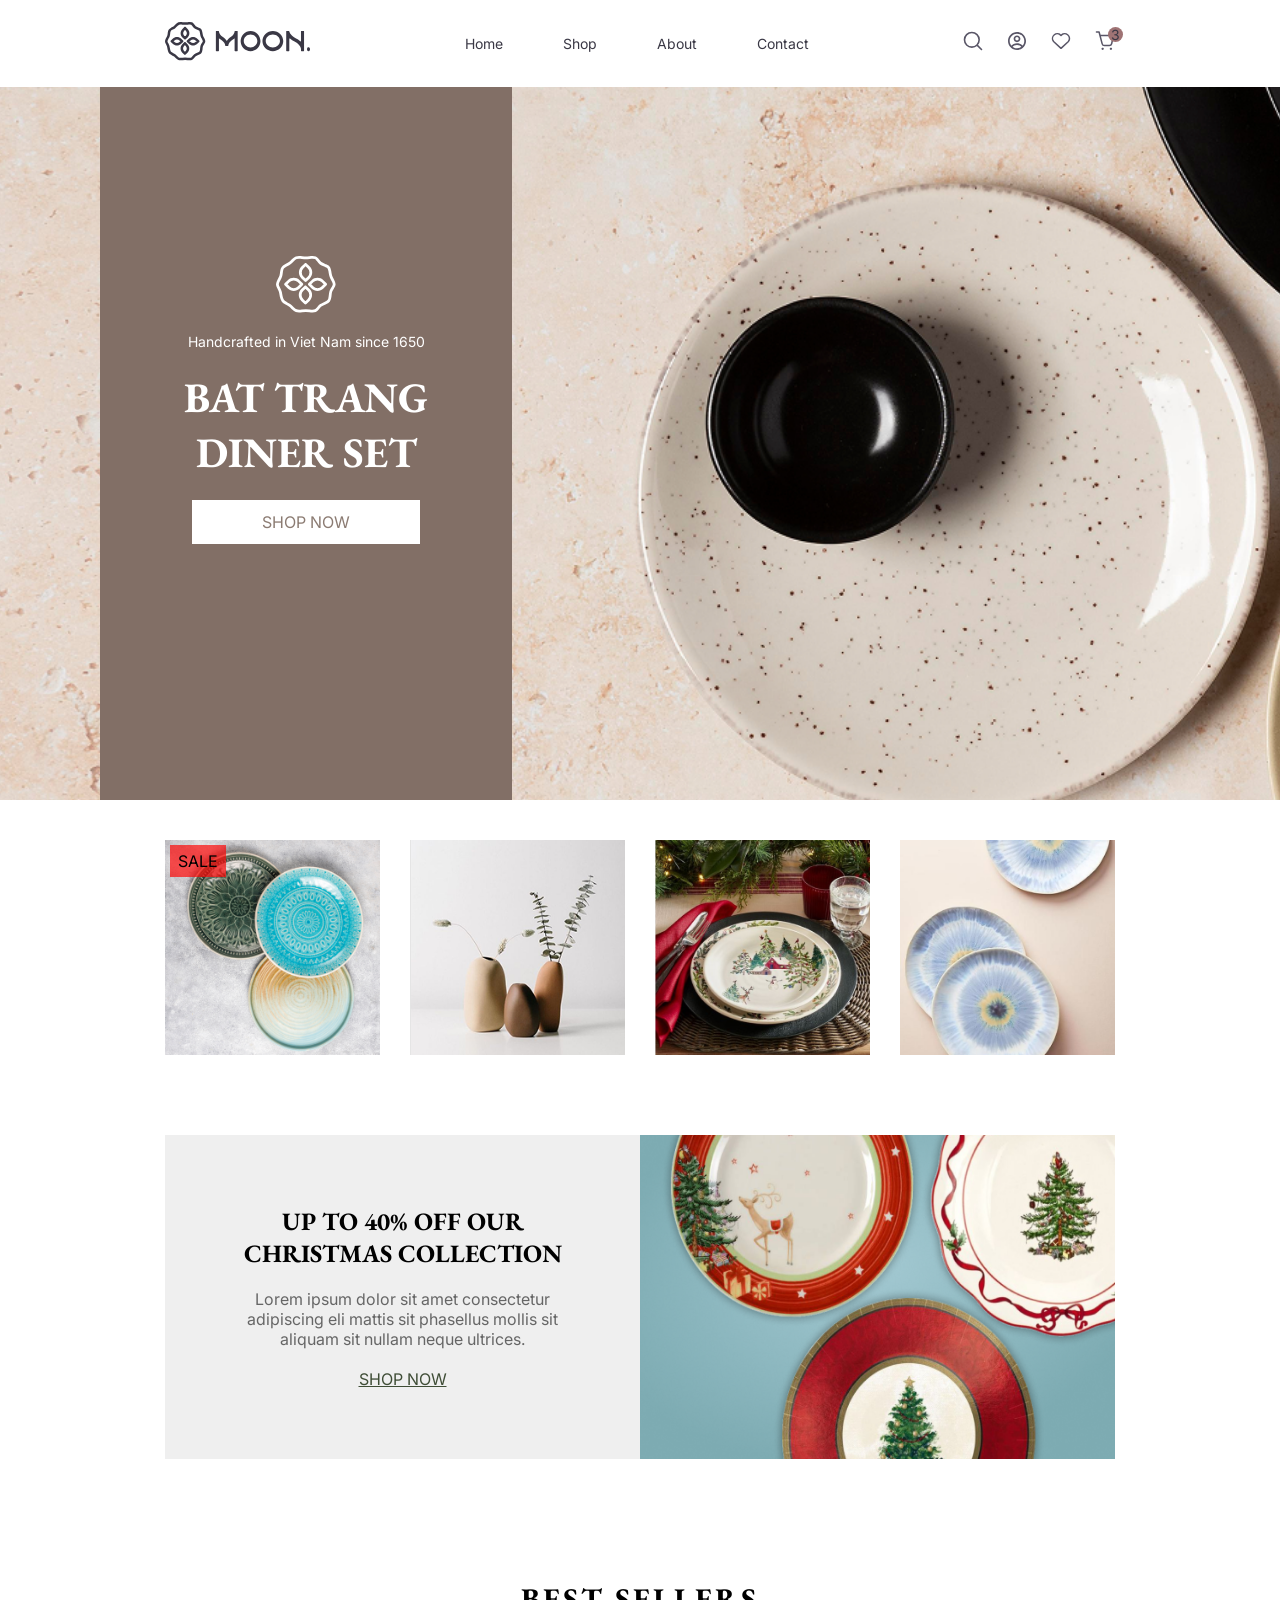
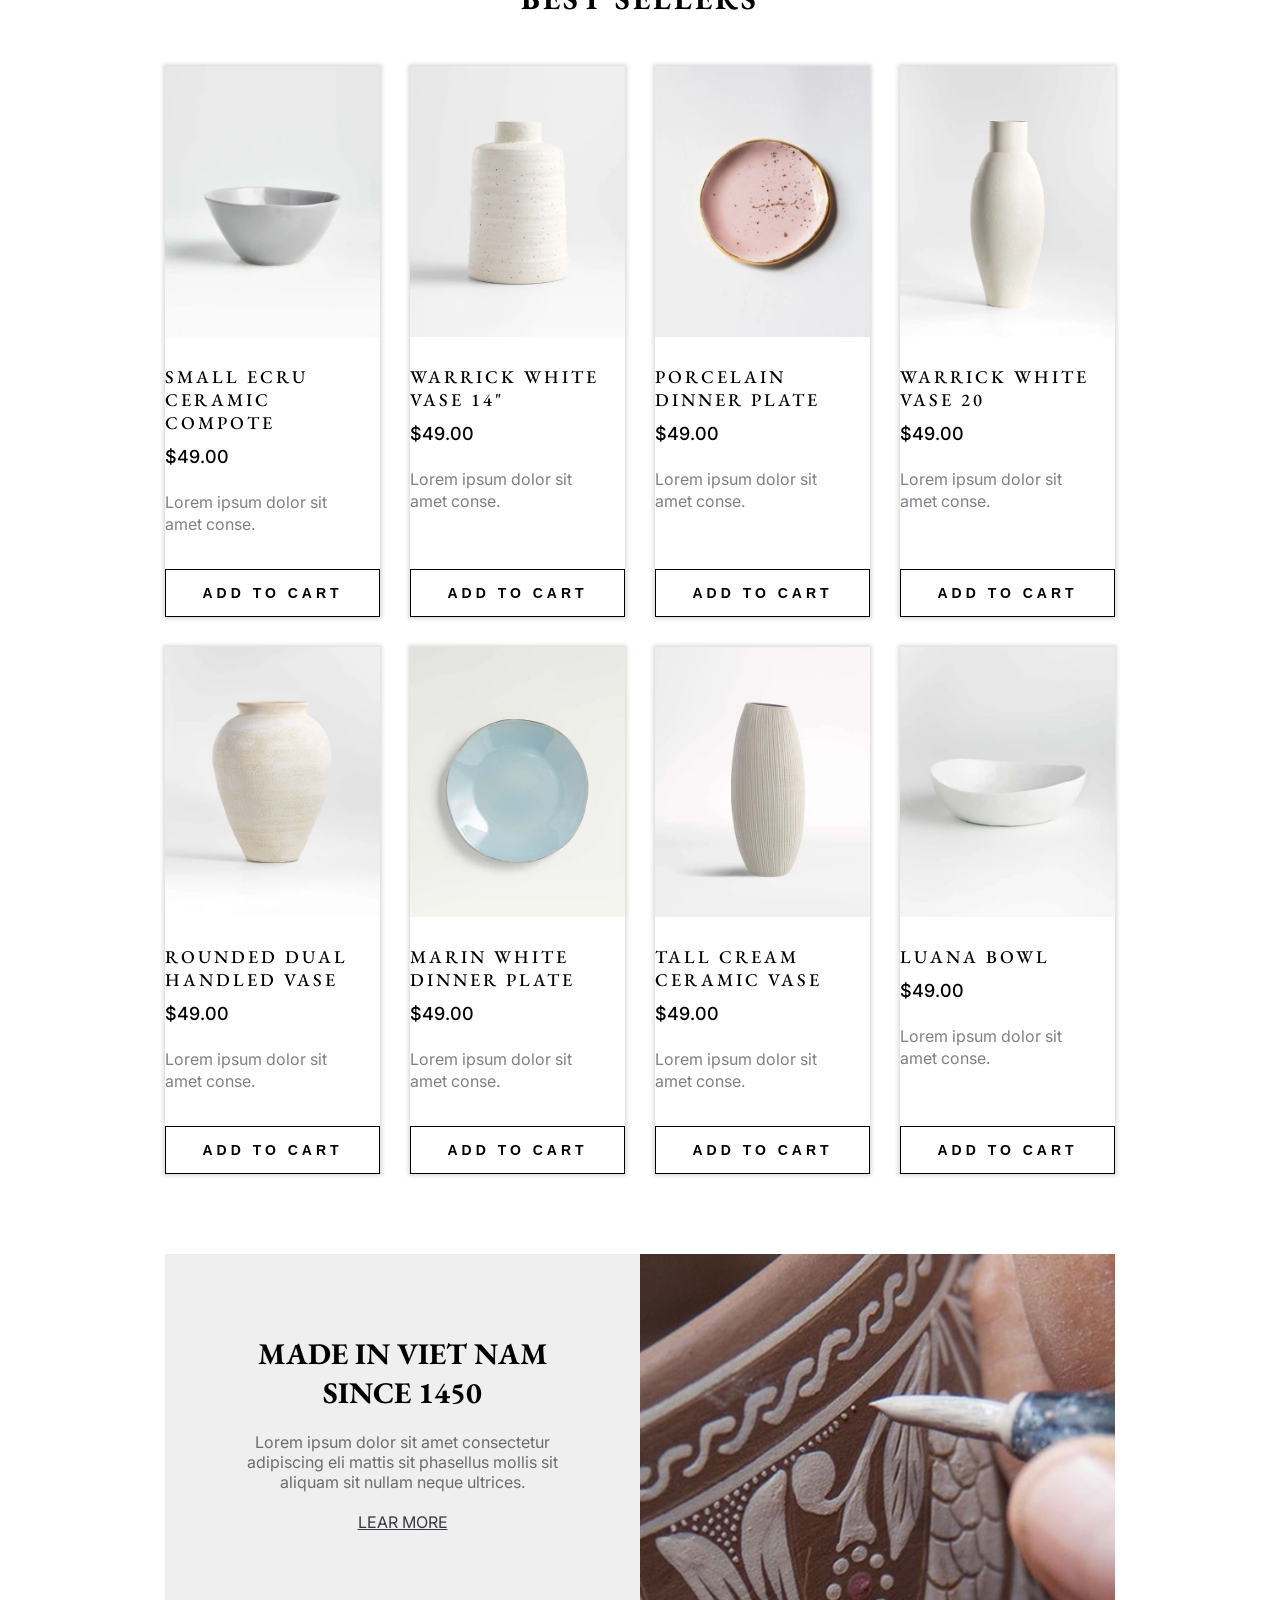
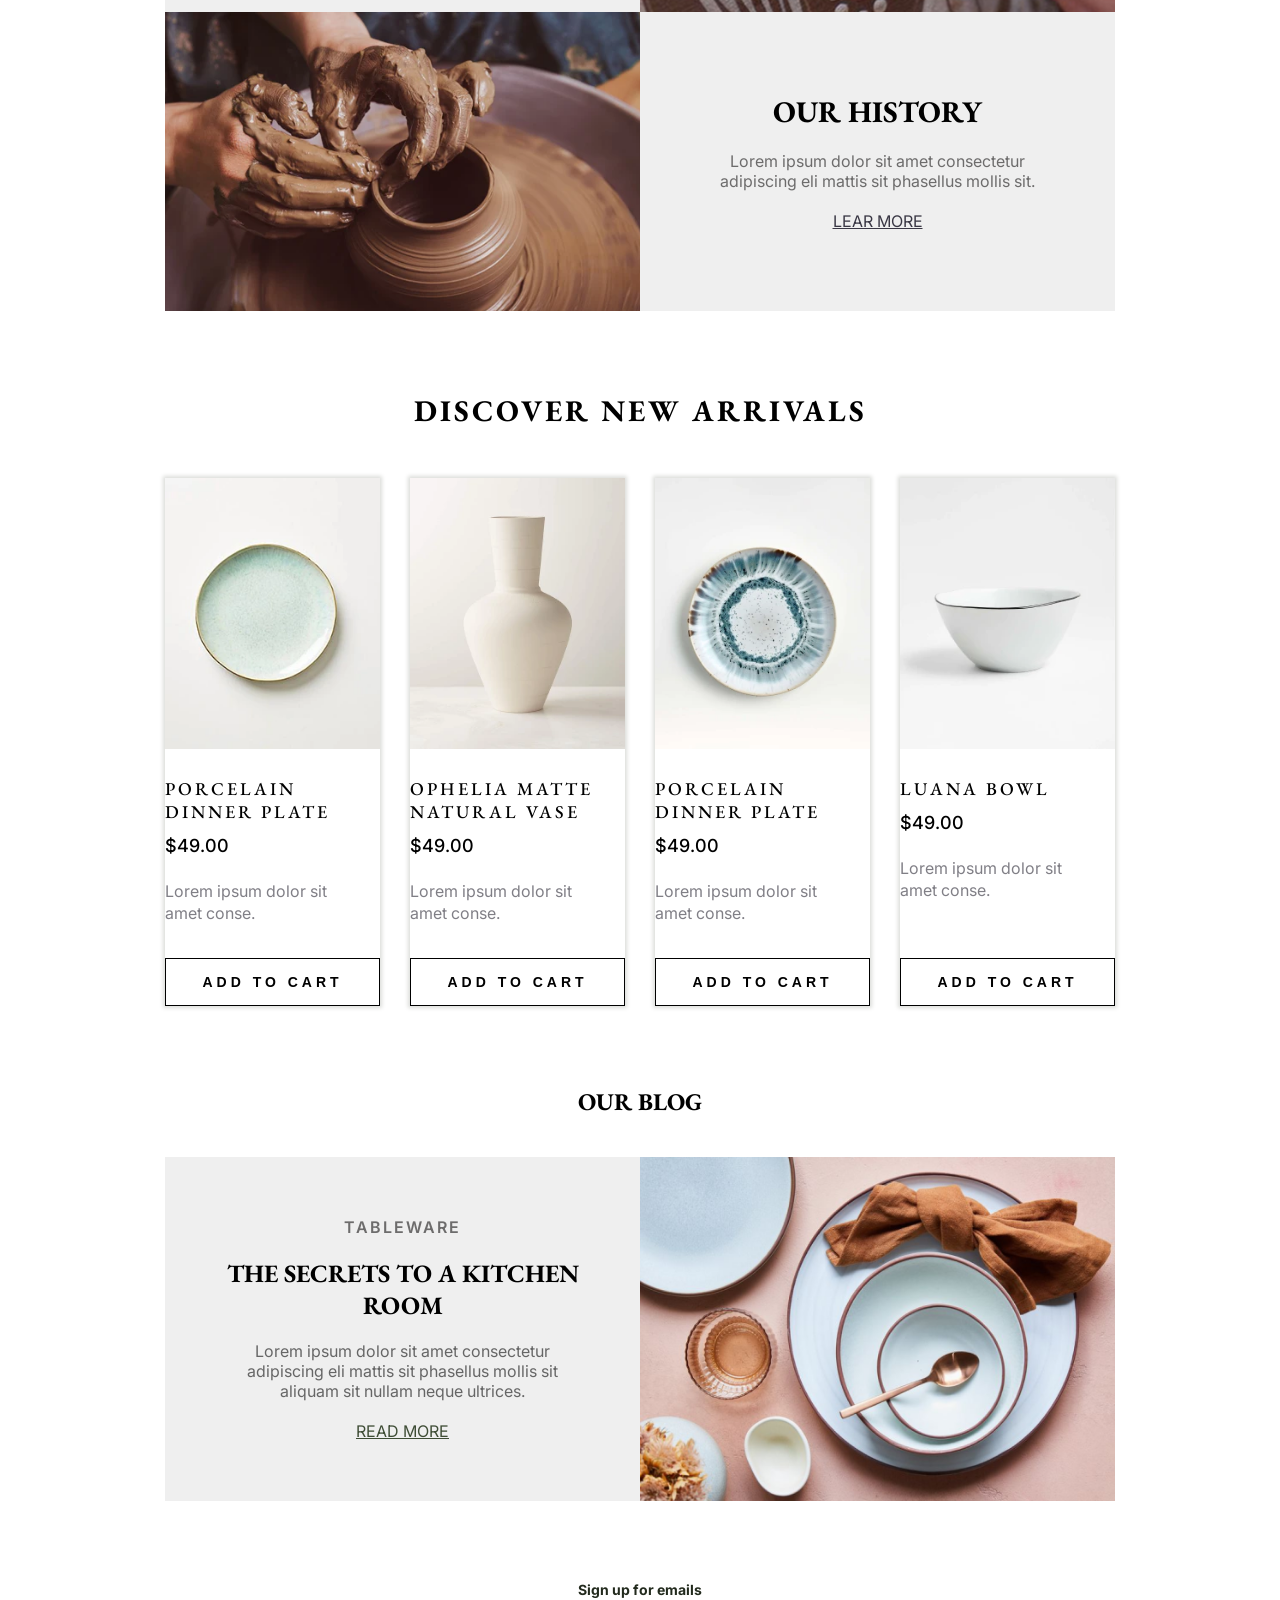
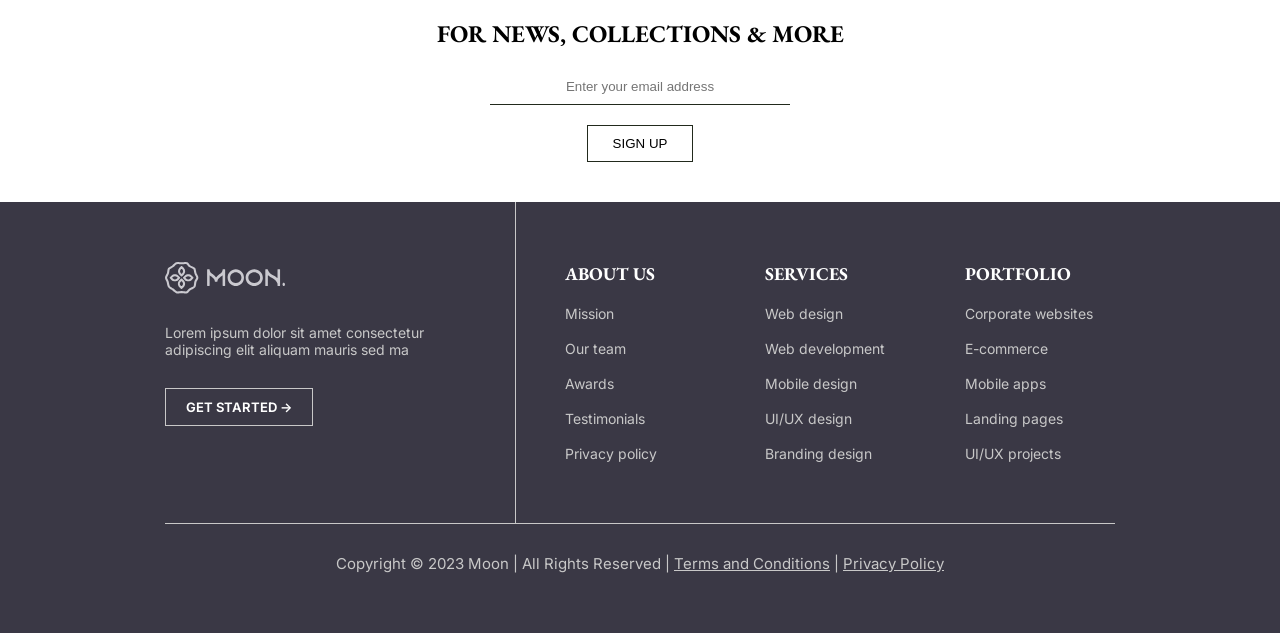
<file: index.html>
<!DOCTYPE html>
<html lang="en">

<head>
    <meta charset="UTF-8">
    <meta name="viewport" content="width=device-width, initial-scale=1.0">
    <title>MOON</title>
    <link rel="preconnect" href="https://fonts.googleapis.com">
    <link rel="preconnect" href="https://fonts.gstatic.com" crossorigin>
    <link
        href="https://fonts.googleapis.com/css2?family=EB+Garamond:ital,wght@0,400..800;1,400..800&family=Inter:ital,opsz,wght@0,14..32,100..900;1,14..32,100..900&display=swap"
        rel="stylesheet">
    <link rel="stylesheet" href="./assest/css/main.css" />
</head>

<body>
    <header class="header">
        <div class="container">
            <div class="row">
                <div class="menu">
                    <img src="./assest/img/Menu.svg" alt="menu" />
                </div>
                <div class="logo">
                    <img src="./assest/img/logo.svg" alt="moon-logo" />
                </div>
                <nav class="list">
                    <ul>
                        <li>
                            <a href="index.html">Home</a>
                        </li>

                        <li>
                            <a href="shop.html">Shop</a>
                        </li>

                        <li>
                            <a href="about.html">About</a>
                        </li>

                        <li>
                            <a href="contact.html">Contact</a>
                        </li>
                    </ul>
                </nav>
                <nav class="icons">
                    <ul>
                        <li>
                            <a href="#">
                                <img src="./assest/img/Search.svg" alt="search-logo" />
                            </a>

                        </li>
                        <li>
                            <a href="#">
                                <img src="./assest/img/Avatar.svg" alt="avater-logo" />
                            </a>
                        </li>
                        <li>
                            <a href="#">
                                <img src="./assest/img/Heart.svg" alt="Heart-logo" />
                            </a>

                        </li>
                        <li class="Shopping_item">
                            <a href="#">
                                <img src="./assest/img/Shopping cart.svg" alt="Shopping cart-logo" />
                            </a>
                        </li>

                    </ul>
                </nav>
                <div class="Shopping-cart">
                    <a href="#">
                        <img src="./assest/img/Shopping cart.svg" alt="Shopping cart" />
                    </a>
                </div>
            </div>
        </div>
    </header>

    <main>
        <section class="hero from-left">
            <div class="hero-content">
                <img src="./assest/img/Icon.svg" />
                <p>Handcrafted in Viet Nam since 1650</p>
                <h1>BAT TRANG DINER SET</h1>
                <a href="#">SHOP NOW</a>
            </div>
        </section>
        <section class="collection_section">
            <div class="container">
                <div class="row">
                    <div class="collection from-left">
                        <div class="badge_sale">SALE</div>
                        <img src="./assest/img/TableWare.png" alt="TableWare" />
                        <div class="collection_details">
                            <h2>TableWare</h2>
                            <a href="#">details</a>
                        </div>
                    </div>

                    <div class="collection from-left">
                        <img src="./assest/img/Home decor.png" alt="Home decor" />
                        <div class="collection_details">
                            <h2>home decor</h2>
                            <a href="#">details</a>
                        </div>
                    </div>

                    <div class="collection from-right">
                        <img src="./assest/img/holiday.png" alt="holiday" />
                        <div class="collection_details">
                            <h2>holiday</h2>
                            <a href="#">details</a>
                        </div>
                    </div>

                    <div class="collection from-right">
                        <img src="./assest/img/Collection.png" alt="Collection" />
                        <div class="collection_details">
                            <h2>Collection</h2>
                            <a href="#">details</a>
                        </div>
                    </div>
                </div>
            </div>
        </section>

        <section class="offer">
            <div class="container">
                <div class="row">
                    <div class="offer-content">
                        <h2>UP TO 40% OFF OUR CHRISTMAS COLLECTION</h2>
                        <p>
                            Lorem ipsum dolor sit amet consectetur adipiscing
                            eli mattis sit phasellus mollis sit aliquam sit nullam
                            neque ultrices.
                        </p>

                        <a href="#">SHOP NOW</a>
                    </div>

                    <div class="offer-img">
                        <img src="./assest/img/christmasPlates.png" alt="christmas Plates img" />
                    </div>
                </div>
            </div>
        </section>

        <section class="bestSellers">
            <h2>best sellers</h2>
            <div class="container">
                <div class="row">

                    <div class="item">
                        <div class="seller-img">
                            <img src="./assest/img/smallEcruCeramic.webp" alt="smallEcruCeramic" />
                        </div>
                        <div class="item-content">
                            <h3>Small Ecru Ceramic Compote</h3>
                            <span class="price">$49.00</span>
                            <p class="description">Lorem ipsum dolor sit amet conse.</p>
                            <button class="add-to-cart">Add to cart</button>
                        </div>
                    </div>

                    <div class="item">
                        <div class="seller-img">
                            <img src="./assest/img/whiteVase.webp" alt="whiteVase" />
                        </div>
                        <div class="item-content">
                            <h3>Warrick White Vase 14"</h3>
                            <span class="price">$49.00</span>
                            <p class="description">Lorem ipsum dolor sit amet conse.</p>
                            <button class="add-to-cart">Add to cart</button>
                        </div>
                    </div>

                    <div class="item">
                        <div class="seller-img">
                            <img src="./assest/img/dinnerPlate.webp" alt="dinnerPlate" />
                        </div>
                        <div class="item-content">
                            <h3>Porcelain Dinner Plate</h3>
                            <span class="price">$49.00</span>
                            <p class="description">Lorem ipsum dolor sit amet conse.</p>
                            <button class="add-to-cart">Add to cart</button>
                        </div>
                    </div>

                    <div class="item">
                        <div class="seller-img">
                            <img src="./assest/img/warrickWhiteVase.webp" alt="warrickWhiteVase" />
                        </div>
                        <div class="item-content">
                            <h3>Warrick White Vase 20</h3>
                            <span class="price">$49.00</span>
                            <p class="description">Lorem ipsum dolor sit amet conse.</p>
                            <button class="add-to-cart">Add to cart</button>
                        </div>
                    </div>

                    <div class="item">
                        <div class="seller-img">
                            <img src="./assest/img/roundedDualHandledVase.webp" alt="roundedDualHandledVase" />
                        </div>
                        <div class="item-content">
                            <h3>Rounded Dual Handled Vase</h3>
                            <span class="price">$49.00</span>
                            <p class="description">Lorem ipsum dolor sit amet conse.</p>
                            <button class="add-to-cart">Add to cart</button>
                        </div>
                    </div>

                    <div class="item">
                        <div class="seller-img">
                            <img src="./assest/img/marinWhiteDinnerPlate.webp" alt="Marin White Dinner Plate" />
                        </div>
                        <div class="item-content">
                            <h3>Marin White Dinner Plate</h3>
                            <span class="price">$49.00</span>
                            <p class="description">Lorem ipsum dolor sit amet conse.</p>
                            <button class="add-to-cart">Add to cart</button>
                        </div>
                    </div>

                    <div class="item">
                        <div class="seller-img">
                            <img src="./assest/img/tallCreamCeramicVase.webp" alt="Tall Cream Ceramic Vase" />
                        </div>
                        <div class="item-content">
                            <h3>Tall Cream Ceramic Vase</h3>
                            <span class="price">$49.00</span>
                            <p class="description">Lorem ipsum dolor sit amet conse.</p>
                            <button class="add-to-cart">Add to cart</button>
                        </div>
                    </div>

                    <div class="item">
                        <div class="seller-img">
                            <img src="./assest/img/luanaBowl.webp" alt="Luana Bowl" />
                        </div>
                        <div class="item-content">
                            <h3>Luana Bowl</h3>
                            <span class="price">$49.00</span>
                            <p class="description">Lorem ipsum dolor sit amet conse.</p>
                            <button class="add-to-cart">Add to cart</button>
                        </div>
                    </div>

                </div>
            </div>
        </section>

        <section class="history">
            <div class="container">
                <div class="row">
                    <div class="history-content">
                        <h2>MADE IN VIET NAM SINCE 1450</h2>
                        <p>
                            Lorem ipsum dolor sit amet consectetur adipiscing eli
                            mattis sit phasellus mollis sit aliquam sit nullam neque ultrices.
                        </p>
                        <a href="#">LEAR MORE</a>
                    </div>

                    <div class="history-img">
                        <img src="./assest/img/history1.png" alt="history1 img" />
                    </div>

                    <div class="history-img">
                        <img src="./assest/img/history2.png" alt="history2 img" />
                    </div>

                    <div class="history-content">
                        <h2>OUR HISTORY</h2>
                        <p>
                            Lorem ipsum dolor sit amet consectetur adipiscing eli
                            mattis sit phasellus mollis sit.
                        </p>
                        <a href="#">LEAR MORE</a>
                    </div>
                </div>
            </div>
        </section>

        <section class="discover">
            <h2>discover new arrivals</h2>
            <div class="container">
                <div class="row">

                    <div class="discover_item">
                        <div class="discover-img">
                            <img src="./assest/img/discoverplate.webp" alt="discoverplate" />
                        </div>
                        <div class="discover-content">
                            <h3>Porcelain Dinner Plate</h3>
                            <span class="price">$49.00</span>
                            <p class="description">Lorem ipsum dolor sit amet conse.</p>
                            <button class="add-to-cart">Add to cart</button>
                        </div>
                    </div>

                    <div class="discover_item">
                        <div class="discover-img">
                            <img src="./assest/img/OpheliaMatteVase.webp" alt="OpheliaMatteVase" />
                        </div>
                        <div class="discover-content">
                            <h3>Ophelia Matte Natural Vase</h3>
                            <span class="price">$49.00</span>
                            <p class="description">Lorem ipsum dolor sit amet conse.</p>
                            <button class="add-to-cart">Add to cart</button>
                        </div>
                    </div>

                    <div class="discover_item">
                        <div class="discover-img">
                            <img src="./assest/img/Porcelain_plate.webp" alt="Porcelain Dinner Plate" />
                        </div>
                        <div class="discover-content">
                            <h3>Porcelain Dinner Plate</h3>
                            <span class="price">$49.00</span>
                            <p class="description">Lorem ipsum dolor sit amet conse.</p>
                            <button class="add-to-cart">Add to cart</button>
                        </div>
                    </div>

                    <div class="discover_item">
                        <div class="discover-img">
                            <img src="./assest/img/dicoverLuanaBowl.webp" alt="dicoverLuanaBowl" />
                        </div>
                        <div class="discover-content">
                            <h3>Luana Bowl</h3>
                            <span class="price">$49.00</span>
                            <p class="description">Lorem ipsum dolor sit amet conse.</p>
                            <button class="add-to-cart">Add to cart</button>
                        </div>
                    </div>
                </div>
            </div>
        </section>

        <section class="blog">
            <h2>OUR BLOG</h2>
            <div class="container">
                <div class="row">
                    <div class="blog-content">
                        <span>TABLEWARE</span>
                        <h3>THE SECRETS TO A KITCHEN ROOM</h3>
                        <p>Lorem ipsum dolor sit amet consectetur adipiscing
                            eli mattis sit phasellus mollis sit aliquam sit nullam
                            neque ultrices.
                        </p>
                        <a href="#">READ MORE</a>
                    </div>

                    <div class="blog-img">
                        <img src="./assest/img/blog.png" alt="tableware blog" />
                    </div>
                </div>
            </div>
        </section>

        <section class="sign-up">
            <div class="container">
                <div class="row">
                    <span>Sign up for emails</span>
                    <h2>FOR NEWS, COLLECTIONS & MORE</h2>

                    <form class="sign-up-form">
                        <input type="email" placeholder="Enter your email address">
                        <button type="submit">SIGN UP</button>
                    </form>
                </div>
            </div>
        </section>
    </main>

    <footer class="footer">
        <div class="container">
            <div class="footer-top">
                <div class="footer-info">
                    <img src="./assest/img/footer-logo.svg" alt="footer logo" />
                    <p>Lorem ipsum dolor sit amet consectetur
                        adipiscing elit aliquam mauris sed ma
                    </p>
                    <a href="#">GET STARTED →</a>
                </div>

                <div class="footer-links">
                    <div class="footer-coloumns">
                        <h3>ABOUT US</h3>
                        <nav>
                            <ul>
                                <li>
                                    <a href="#">Mission</a>
                                </li>

                                <li>
                                    <a href="#">Our team</a>
                                </li>

                                <li>
                                    <a href="#">Awards</a>
                                </li>

                                <li>
                                    <a href="#">Testimonials</a>
                                </li>

                                <li>
                                    <a href="#">Privacy policy</a>
                                </li>
                            </ul>
                        </nav>
                    </div>

                    <div class="footer-coloumns">
                        <h3>SERVICES</h3>

                        <nav>
                            <ul>
                                <li>
                                    <a href="#">Web design</a>
                                </li>

                                <li>
                                    <a href="#">Web development</a>
                                </li>

                                <li>
                                    <a href="#">Mobile design</a>
                                </li>

                                <li>
                                    <a href="#">UI/UX design</a>
                                </li>

                                <li>
                                    <a href="#">Branding design</a>
                                </li>
                            </ul>
                        </nav>
                    </div>

                    <div class="footer-coloumns">
                        <h3>PORTFOLIO</h3>
                        <nav>
                            <ul>
                                <li>
                                    <a href="#">Corporate websites</a>
                                </li>

                                <li>
                                    <a href="#">E-commerce</a>
                                </li>

                                <li>
                                    <a href="#">Mobile apps</a>
                                </li>

                                <li>
                                    <a href="#">Landing pages</a>
                                </li>

                                <li>
                                    <a href="#">UI/UX projects</a>
                                </li>
                            </ul>
                        </nav>
                    </div>
                </div>
            </div>

            <div class="footer-bottom">
                <p>Copyright © 2023 Moon | All Rights Reserved |
                    <a href="#">Terms and Conditions</a> |
                    <a href="#">Privacy Policy</a>
                </p>
            </div>
        </div>
    </footer>

</body>

</html>
</file>
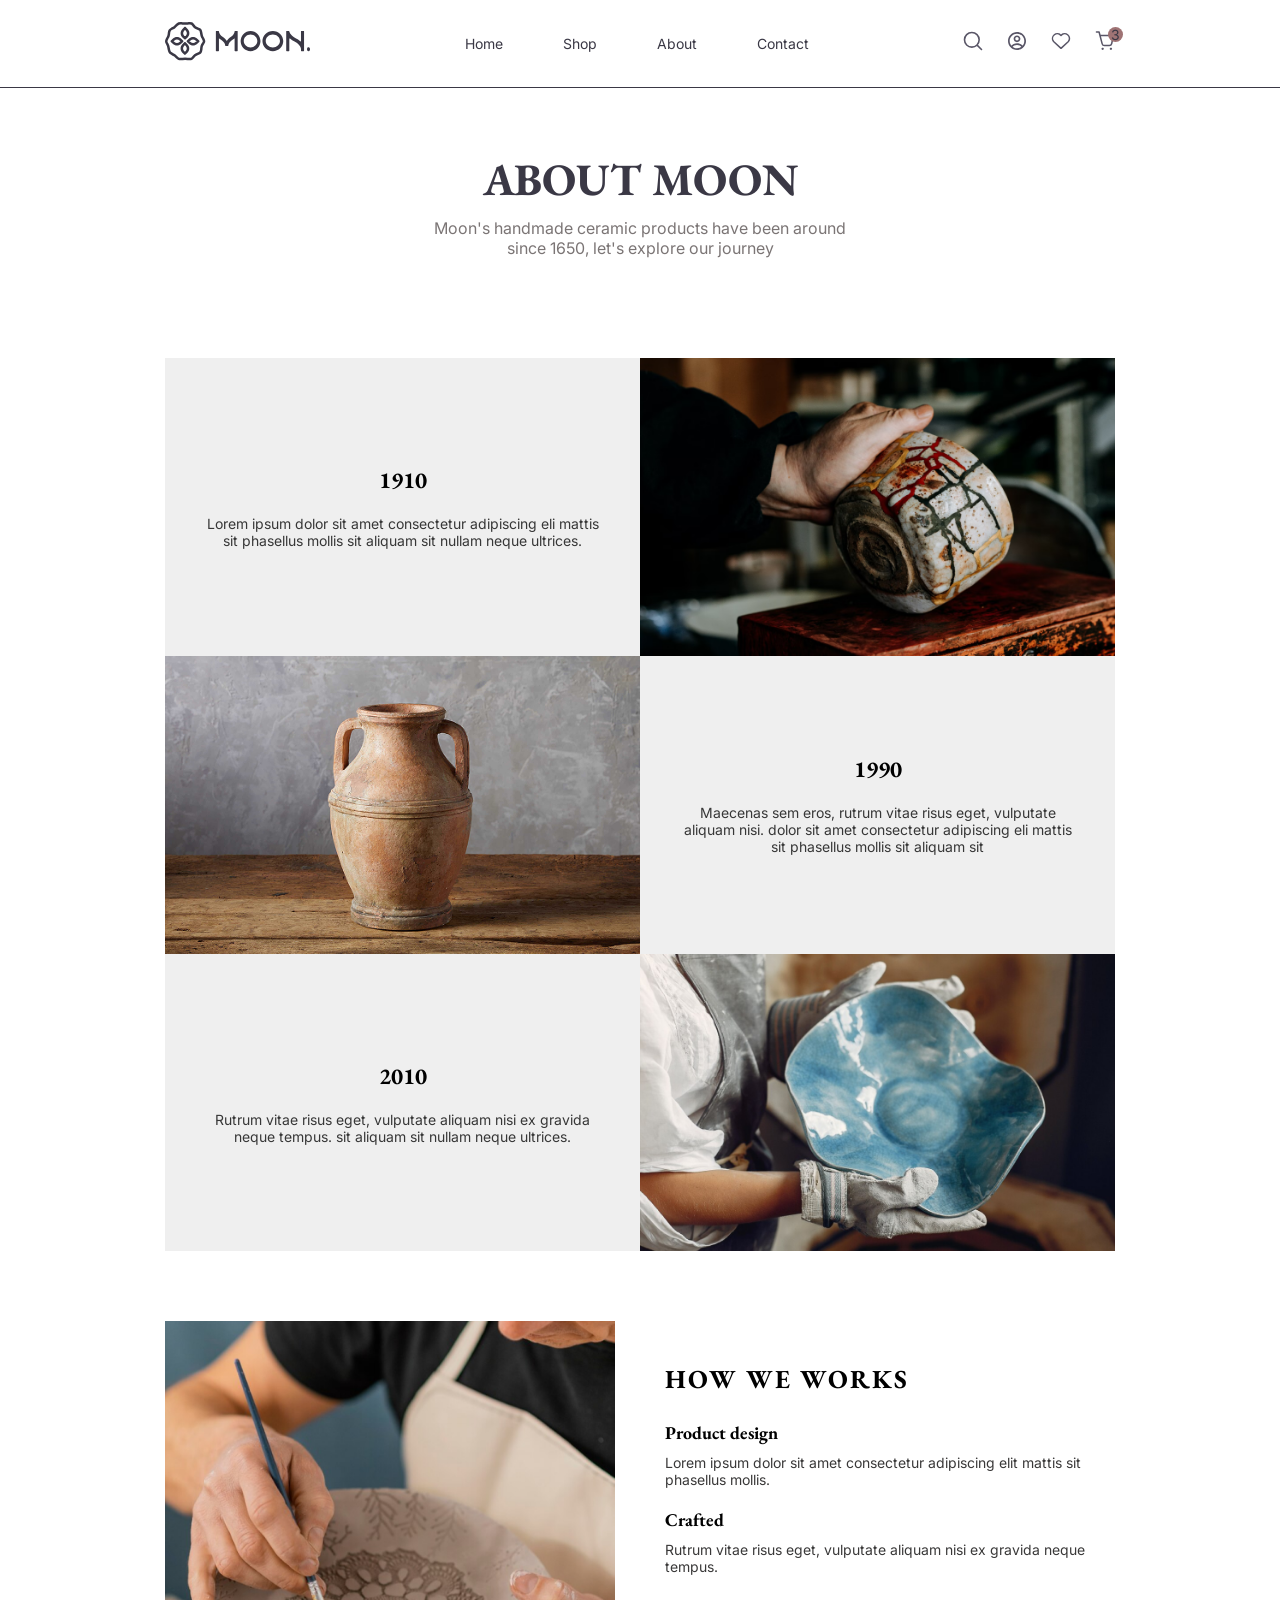
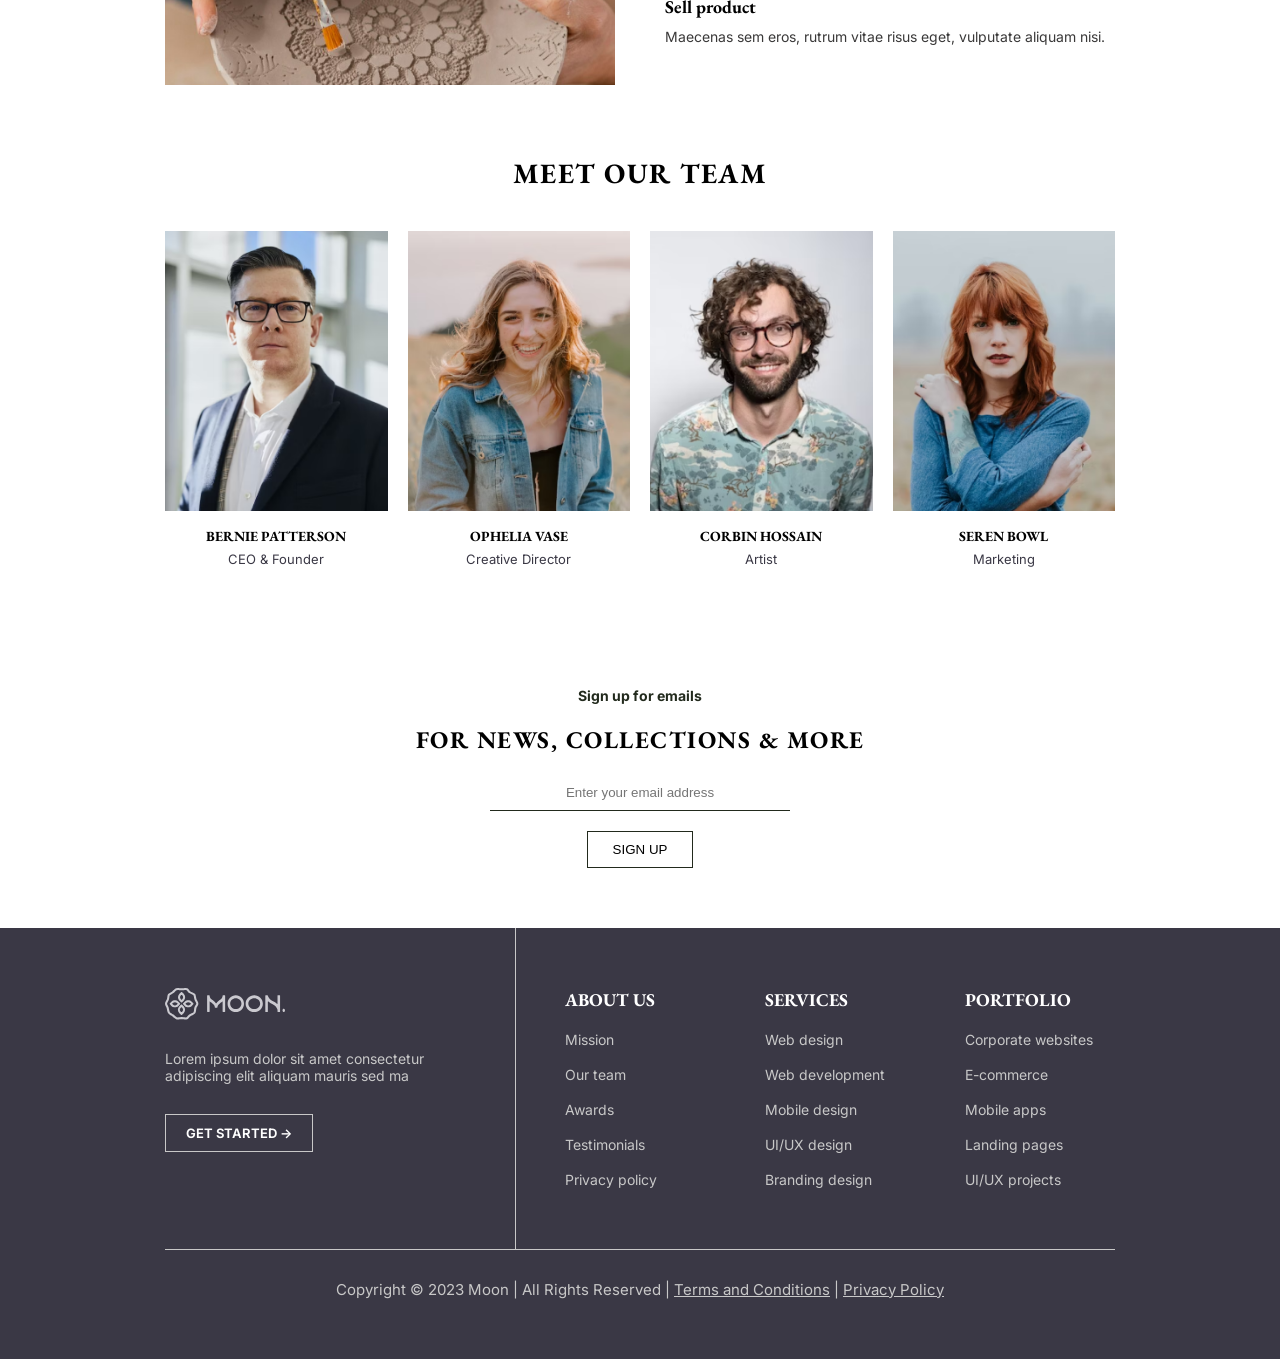
<file: about.html>
<!DOCTYPE html>
<html lang="en">

<head>
    <meta charset="UTF-8">
    <meta name="viewport" content="width=device-width, initial-scale=1.0">
    <title>About</title>
    <link rel="preconnect" href="https://fonts.googleapis.com">
    <link rel="preconnect" href="https://fonts.gstatic.com" crossorigin>
    <link
        href="https://fonts.googleapis.com/css2?family=EB+Garamond:ital,wght@0,400..800;1,400..800&family=Inter:ital,opsz,wght@0,14..32,100..900;1,14..32,100..900&display=swap"
        rel="stylesheet">
    <link rel="stylesheet" href="./assest/css/about.css" />

</head>

<body>
    <header class="header">
        <div class="container">
            <div class="row">
                <div class="menu">
                    <img src="./assest/img/Menu.svg" alt="menu" />
                </div>
                <div class="logo">
                    <img src="./assest/img/logo.svg" alt="moon-logo" />
                </div>
                <nav class="list">
                    <ul>
                        <li>
                            <a href="index.html">Home</a>
                        </li>

                        <li>
                            <a href="shop.html">Shop</a>
                        </li>

                        <li>
                            <a href="about.html">About</a>
                        </li>

                        <li>
                            <a href="contact.html">Contact</a>
                        </li>
                    </ul>
                </nav>
                <nav class="icons">
                    <ul>
                        <li>
                            <a href="#">
                                <img src="./assest/img/Search.svg" alt="search-logo" />
                            </a>

                        </li>
                        <li>
                            <a href="#">
                                <img src="./assest/img/Avatar.svg" alt="avater-logo" />
                            </a>
                        </li>
                        <li>
                            <a href="#">
                                <img src="./assest/img/Heart.svg" alt="Heart-logo" />
                            </a>

                        </li>
                        <li class="Shopping_item">
                            <a href="#">
                                <img src="./assest/img/Shopping cart.svg" alt="Shopping cart-logo" />
                            </a>
                        </li>

                    </ul>
                </nav>
                <div class="Shopping-cart">
                    <a href="#">
                        <img src="./assest/img/Shopping cart.svg" alt="Shopping cart" />
                    </a>
                </div>
            </div>
        </div>
    </header>

    <main>
        <section class="about-hero">
            <div class="container">
                <div class="row">
                    <div class="about-content">
                        <h1>ABOUT MOON</h1>
                        <p>Moon's handmade ceramic products have been around
                            since 1650, let's explore our journey
                        </p>
                    </div>
                </div>
            </div>
        </section>

        <section class="history">
            <div class="container">
                <div class="row">
                    <div class="history-content">
                        <h2>1910</h2>
                        <p>
                            Lorem ipsum dolor sit amet consectetur adipiscing eli
                            mattis sit phasellus mollis sit aliquam sit nullam neque ultrices.
                        </p>
                    </div>

                    <div class="history-img">
                        <img src="./assest/img/about-history1.png" alt="history1 img" />
                    </div>

                    <div class="history-img">
                        <img src="./assest/img/about-history2.png" alt="history2 img" />
                    </div>

                    <div class="history-content">
                        <h2>1990</h2>
                        <p>
                            Maecenas sem eros, rutrum vitae risus eget, vulputate aliquam nisi. dolor sit amet
                            consectetur adipiscing eli mattis sit phasellus mollis sit aliquam sit
                        </p>
                    </div>

                    <div class="history-content">
                        <h2>2010</h2>
                        <p>
                            Rutrum vitae risus eget, vulputate aliquam nisi ex gravida neque tempus. sit aliquam sit
                            nullam neque ultrices.
                        </p>
                    </div>

                    <div class="history-img">
                        <img src="./assest/img/about-history3.png" alt="history3 img" />
                    </div>

                </div>
            </div>
        </section>

        <section class="work">
            <div class="container">
                <div class="row">
                    <div class="work-img">
                        <img src="./assest/img/work.png" alt="how we work">
                    </div>

                    <div class="work-content">
                        <h2>HOW WE WORKS</h2>

                        <div class="work-item">
                            <h3>Product design</h3>
                            <p>Lorem ipsum dolor sit amet consectetur adipiscing elit mattis sit phasellus mollis.</p>
                        </div>

                        <div class="work-item">
                            <h3>Crafted</h3>
                            <p>Rutrum vitae risus eget, vulputate aliquam nisi ex gravida neque tempus.</p>
                        </div>

                        <div class="work-item">
                            <h3>Sell product</h3>
                            <p>Maecenas sem eros, rutrum vitae risus eget, vulputate aliquam nisi.</p>
                        </div>

                    </div>
                </div>
            </div>
        </section>

        <section class="team">
            <h2>MEET OUR TEAM</h2>
            <div class="container">
                <div class="row">

                    <div class="team-card">
                        <img src="./assest/img/member1.png" alt="member1" />
                        <h3>BERNIE PATTERSON</h3>
                        <p>CEO & Founder</p>
                    </div>

                    <div class="team-card">
                        <img src="./assest/img/member2.png" alt="member2" />
                        <h3>OPHELIA VASE</h3>
                        <p>Creative Director</p>
                    </div>

                    <div class="team-card">
                        <img src="./assest/img/member3.png" alt="member3" />
                        <h3>CORBIN HOSSAIN</h3>
                        <p>Artist</p>
                    </div>

                    <div class="team-card">
                        <img src="./assest/img/member4.png" alt="member4" />
                        <h3>SEREN BOWL</h3>
                        <p>Marketing</p>
                    </div>

                </div>
            </div>
        </section>

        <section class="sign-up">
            <div class="container">
                <div class="row">
                    <span>Sign up for emails</span>
                    <h2>FOR NEWS, COLLECTIONS & MORE</h2>

                    <form class="sign-up-form">
                        <input type="email" placeholder="Enter your email address">
                        <button type="submit">SIGN UP</button>
                    </form>
                </div>
            </div>
        </section>

    </main>

    <footer class="footer">
        <div class="container">
            <div class="footer-top">
                <div class="footer-info">
                    <img src="./assest/img/footer-logo.svg" alt="footer logo" />
                    <p>Lorem ipsum dolor sit amet consectetur
                        adipiscing elit aliquam mauris sed ma
                    </p>
                    <a href="#">GET STARTED →</a>
                </div>

                <div class="footer-links">
                    <div class="footer-coloumns">
                        <h3>ABOUT US</h3>
                        <nav>
                            <ul>
                                <li>
                                    <a href="#">Mission</a>
                                </li>

                                <li>
                                    <a href="#">Our team</a>
                                </li>

                                <li>
                                    <a href="#">Awards</a>
                                </li>

                                <li>
                                    <a href="#">Testimonials</a>
                                </li>

                                <li>
                                    <a href="#">Privacy policy</a>
                                </li>
                            </ul>
                        </nav>
                    </div>

                    <div class="footer-coloumns">
                        <h3>SERVICES</h3>

                        <nav>
                            <ul>
                                <li>
                                    <a href="#">Web design</a>
                                </li>

                                <li>
                                    <a href="#">Web development</a>
                                </li>

                                <li>
                                    <a href="#">Mobile design</a>
                                </li>

                                <li>
                                    <a href="#">UI/UX design</a>
                                </li>

                                <li>
                                    <a href="#">Branding design</a>
                                </li>
                            </ul>
                        </nav>
                    </div>

                    <div class="footer-coloumns">
                        <h3>PORTFOLIO</h3>
                        <nav>
                            <ul>
                                <li>
                                    <a href="#">Corporate websites</a>
                                </li>

                                <li>
                                    <a href="#">E-commerce</a>
                                </li>

                                <li>
                                    <a href="#">Mobile apps</a>
                                </li>

                                <li>
                                    <a href="#">Landing pages</a>
                                </li>

                                <li>
                                    <a href="#">UI/UX projects</a>
                                </li>
                            </ul>
                        </nav>
                    </div>
                </div>
            </div>

            <div class="footer-bottom">
                <p>Copyright © 2023 Moon | All Rights Reserved |
                    <a href="#">Terms and Conditions</a> |
                    <a href="#">Privacy Policy</a>
                </p>
            </div>
        </div>
    </footer>

</body>

</html>
</file>
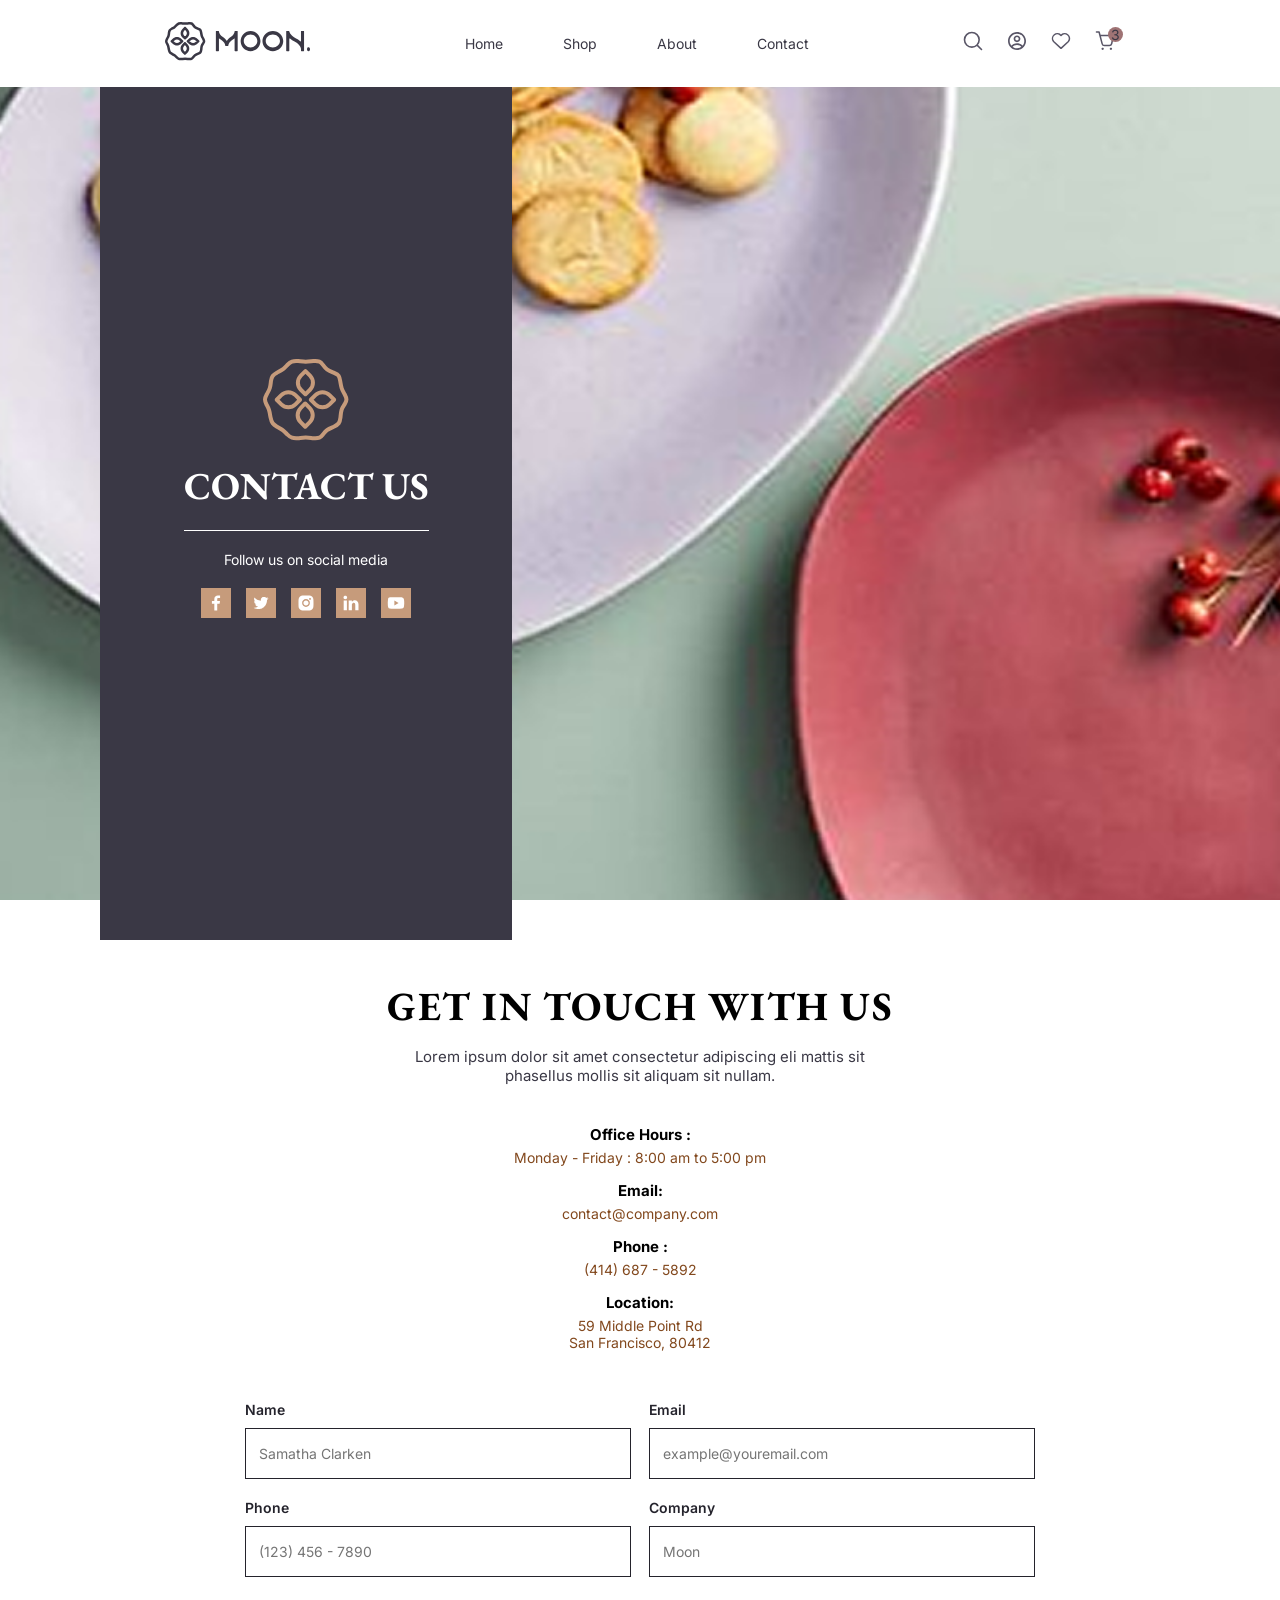
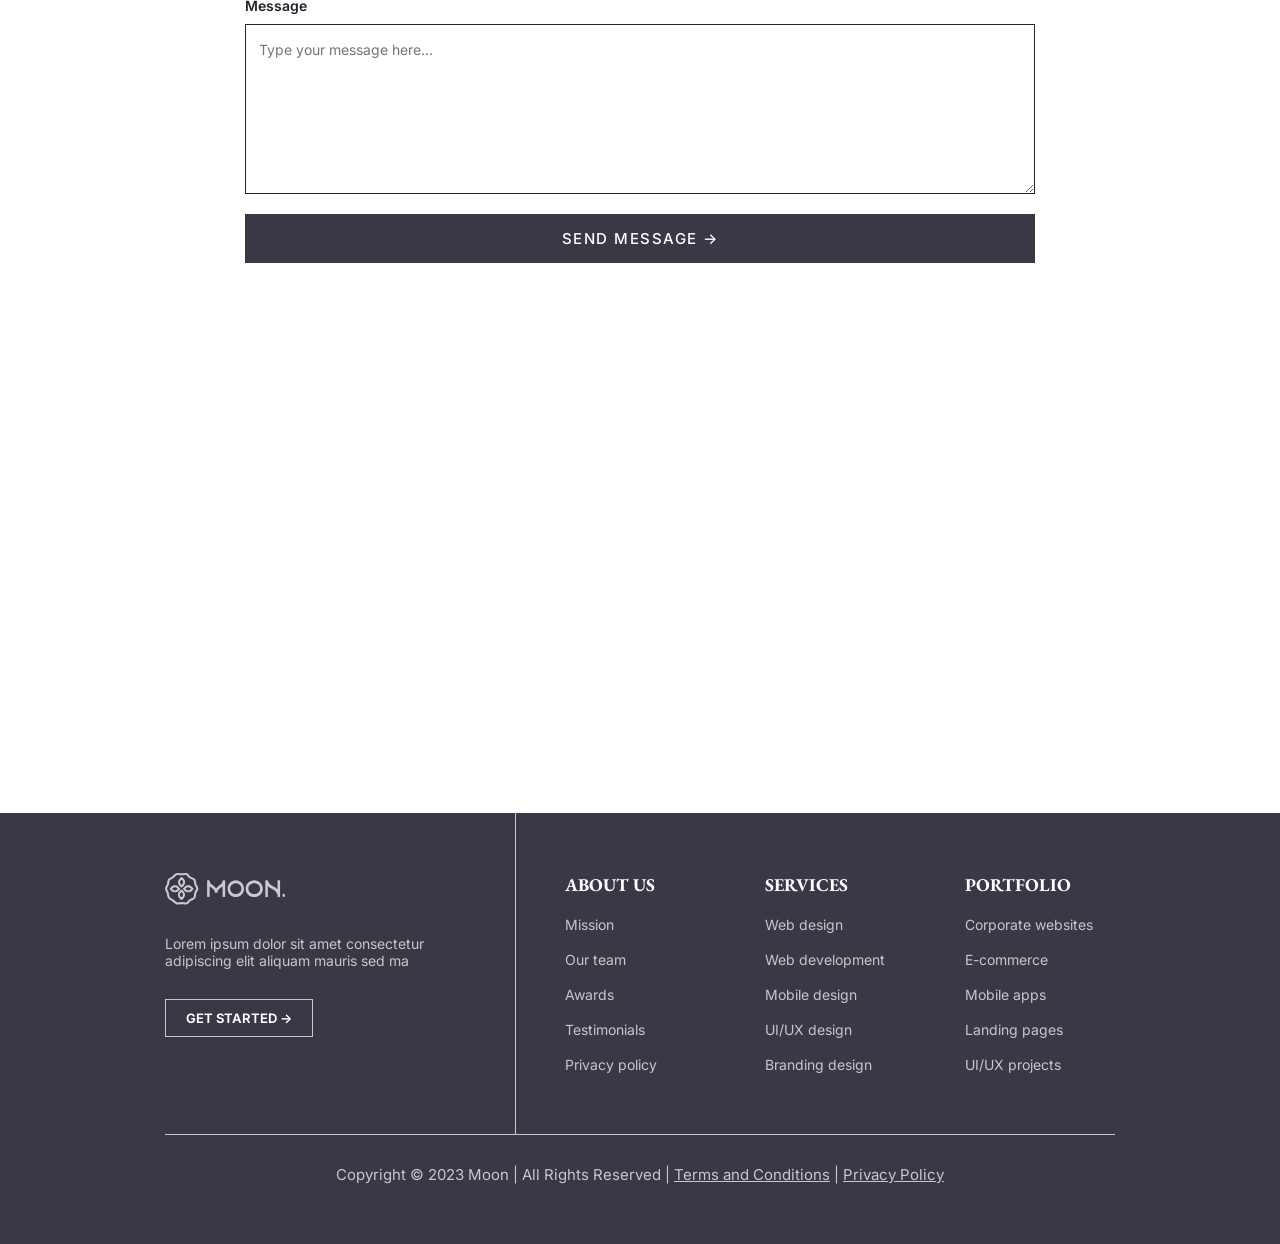
<file: contact.html>
<!DOCTYPE html>
<html lang="en">

<head>
    <meta charset="UTF-8">
    <meta name="viewport" content="width=device-width, initial-scale=1.0">
    <title>Contact</title>
    <link rel="preconnect" href="https://fonts.googleapis.com">
    <link rel="preconnect" href="https://fonts.gstatic.com" crossorigin>
    <link
        href="https://fonts.googleapis.com/css2?family=EB+Garamond:ital,wght@0,400..800;1,400..800&family=Inter:ital,opsz,wght@0,14..32,100..900;1,14..32,100..900&display=swap"
        rel="stylesheet">
    <link rel="stylesheet" href="./assest/css/contact.css" />
</head>

<body>

    <header class="header">
        <div class="container">
            <div class="row">
                <div class="menu">
                    <img src="./assest/img/Menu.svg" alt="menu" />
                </div>
                <div class="logo">
                    <img src="./assest/img/logo.svg" alt="moon-logo" />
                </div>
                <nav class="list">
                    <ul>
                        <li>
                            <a href="index.html">Home</a>
                        </li>

                        <li>
                            <a href="shop.html">Shop</a>
                        </li>

                        <li>
                            <a href="about.html">About</a>
                        </li>

                        <li>
                            <a href="contact.html">Contact</a>
                        </li>
                    </ul>
                </nav>
                <nav class="icons">
                    <ul>
                        <li>
                            <a href="#">
                                <img src="./assest/img/Search.svg" alt="search-logo" />
                            </a>

                        </li>
                        <li>
                            <a href="#">
                                <img src="./assest/img/Avatar.svg" alt="avater-logo" />
                            </a>
                        </li>
                        <li>
                            <a href="#">
                                <img src="./assest/img/Heart.svg" alt="Heart-logo" />
                            </a>

                        </li>
                        <li class="Shopping_item">
                            <a href="#">
                                <img src="./assest/img/Shopping cart.svg" alt="Shopping cart-logo" />
                            </a>
                        </li>

                    </ul>
                </nav>
                <div class="Shopping-cart">
                    <a href="#">
                        <img src="./assest/img/Shopping cart.svg" alt="Shopping cart" />
                    </a>
                </div>
            </div>
        </div>
    </header>

    <main>

        <section class="hero">
            <div class="hero-content">

                <img src="./assest/img/hero-content-icon.svg" />
                <h1>CONTACT US</h1>
                <p>Follow us on social media</p>

                <div class="contact-social">
                    <a href="#"><img src="./assest/img/Facebook.svg" alt="facebook icon" /></a>
                    <a href="#"><img src="./assest/img/Twitter.svg" alt="Twitter"></a>
                    <a href="#"><img src="./assest/img/Instagram.svg" alt="Instagram"></a>
                    <a href="#"><img src="./assest/img/LinkedIn.svg" alt="LinkedIn"></a>
                    <a href="#"><img src="./assest/img/YouTube.svg" alt="YouTube"></a>
                </div>

            </div>
        </section>

        <section class="contact-info">
            <div class="container">
                <div class="row">
                    <div class="contact-heading">
                        <h2>GET IN TOUCH WITH US</h2>
                        <p>
                            Lorem ipsum dolor sit amet consectetur adipiscing eli mattis sit
                            phasellus mollis sit aliquam sit nullam.
                        </p>
                    </div>

                    <div class="info-items">
                        <div class="info-item">
                            <h3>Office Hours :</h3>
                            <p>Monday - Friday : 8:00 am to 5:00 pm</p>
                        </div>

                        <div class="info-item">
                            <h3>Email:</h3>
                            <p><a href="mailto:contact@company.com">contact@company.com</a></p>
                        </div>

                        <div class="info-item">
                            <h3>Phone :</h3>
                            <p>(414) 687 - 5892</p>
                        </div>

                        <div class="info-item">
                            <h3>Location:</h3>
                            <p>59 Middle Point Rd <br> San Francisco, 80412</p>
                        </div>

                    </div>
                </div>
            </div>
        </section>

        <section class="contact-form-section">
            <div class="container">

                <form class="contact-form">
                    <div class="row">
                        <div class="form-group">
                            <label for="name">Name</label>
                            <input type="text" id="name" placeholder="Samatha Clarken" required />
                        </div>

                        <div class="form-group">
                            <label for="email">Email</label>
                            <input type="email" id="email" placeholder="example@youremail.com" required />
                        </div>

                        <div class="form-group">
                            <label for="phone">Phone</label>
                            <input type="text" id="phone" placeholder="(123) 456 - 7890" required />
                        </div>

                        <div class="form-group">
                            <label for="company">Company</label>
                            <input type="text" id="company" placeholder="Moon" required />
                        </div>

                        <div class="form-group  message-item">
                            <label for="message">Message</label>
                            <textarea id="message" placeholder="Type your message here..."></textarea>
                        </div>
                        <button class="send-btn">SEND MESSAGE →</button>

                    </div>

                </form>
            </div>
        </section>

        <section class="map-section">
            <iframe src="https://www.google.com/maps?q=Sir+John+Soane's+Museum,+London&output=embed" loading="lazy">
            </iframe>
        </section>

    </main>

    <footer class="footer">
        <div class="container">
            <div class="footer-top">
                <div class="footer-info">
                    <img src="./assest/img/footer-logo.svg" alt="footer logo" />
                    <p>Lorem ipsum dolor sit amet consectetur
                        adipiscing elit aliquam mauris sed ma
                    </p>
                    <a href="#">GET STARTED →</a>
                </div>

                <div class="footer-links">
                    <div class="footer-coloumns">
                        <h3>ABOUT US</h3>
                        <nav>
                            <ul>
                                <li>
                                    <a href="#">Mission</a>
                                </li>

                                <li>
                                    <a href="#">Our team</a>
                                </li>

                                <li>
                                    <a href="#">Awards</a>
                                </li>

                                <li>
                                    <a href="#">Testimonials</a>
                                </li>

                                <li>
                                    <a href="#">Privacy policy</a>
                                </li>
                            </ul>
                        </nav>
                    </div>

                    <div class="footer-coloumns">
                        <h3>SERVICES</h3>

                        <nav>
                            <ul>
                                <li>
                                    <a href="#">Web design</a>
                                </li>

                                <li>
                                    <a href="#">Web development</a>
                                </li>

                                <li>
                                    <a href="#">Mobile design</a>
                                </li>

                                <li>
                                    <a href="#">UI/UX design</a>
                                </li>

                                <li>
                                    <a href="#">Branding design</a>
                                </li>
                            </ul>
                        </nav>
                    </div>

                    <div class="footer-coloumns">
                        <h3>PORTFOLIO</h3>
                        <nav>
                            <ul>
                                <li>
                                    <a href="#">Corporate websites</a>
                                </li>

                                <li>
                                    <a href="#">E-commerce</a>
                                </li>

                                <li>
                                    <a href="#">Mobile apps</a>
                                </li>

                                <li>
                                    <a href="#">Landing pages</a>
                                </li>

                                <li>
                                    <a href="#">UI/UX projects</a>
                                </li>
                            </ul>
                        </nav>
                    </div>
                </div>
            </div>

            <div class="footer-bottom">
                <p>Copyright © 2023 Moon | All Rights Reserved |
                    <a href="#">Terms and Conditions</a> |
                    <a href="#">Privacy Policy</a>
                </p>
            </div>
        </div>
    </footer>

</body>

</html>
</file>
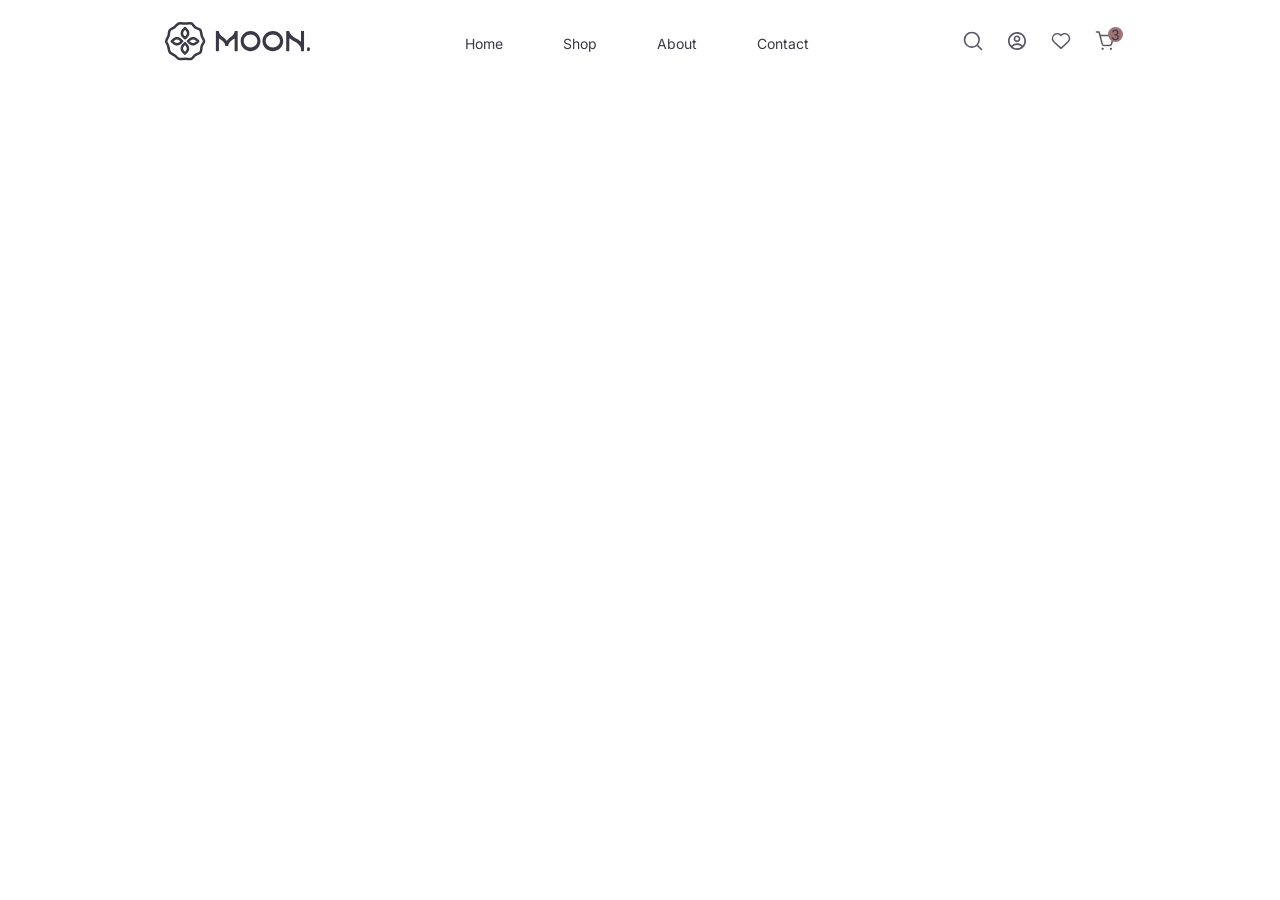
<file: shop.html>
<!DOCTYPE html>
<html lang="en">
<head>
    <meta charset="UTF-8">
    <meta name="viewport" content="width=device-width, initial-scale=1.0">
    <title>Shop</title>

    <link rel="preconnect" href="https://fonts.googleapis.com">
    <link rel="preconnect" href="https://fonts.gstatic.com" crossorigin>
    <link
        href="https://fonts.googleapis.com/css2?family=EB+Garamond:ital,wght@0,400..800;1,400..800&family=Inter:ital,opsz,wght@0,14..32,100..900;1,14..32,100..900&display=swap"
        rel="stylesheet">
    <link rel="stylesheet" href="./assest/css/shop.css" />
</head>
<body>

    <header class="header">
        <div class="container">
            <div class="row">
                <div class="menu">
                    <img src="./assest/img/Menu.svg" alt="menu" />
                </div>
                <div class="logo">
                    <img src="./assest/img/logo.svg" alt="moon-logo" />
                </div>
                <nav class="list">
                    <ul>
                        <li>
                            <a href="index.html">Home</a>
                        </li>

                        <li>
                            <a href="shop.html">Shop</a>
                        </li>

                        <li>
                            <a href="about.html">About</a>
                        </li>

                        <li>
                            <a href="contact.html">Contact</a>
                        </li>
                    </ul>
                </nav>
                <nav class="icons">
                    <ul>
                        <li>
                            <a href="#">
                                <img src="./assest/img/Search.svg" alt="search-logo" />
                            </a>

                        </li>
                        <li>
                            <a href="#">
                                <img src="./assest/img/Avatar.svg" alt="avater-logo" />
                            </a>
                        </li>
                        <li>
                            <a href="#">
                                <img src="./assest/img/Heart.svg" alt="Heart-logo" />
                            </a>

                        </li>
                        <li class="Shopping_item">
                            <a href="#">
                                <img src="./assest/img/Shopping cart.svg" alt="Shopping cart-logo" />
                            </a>
                        </li>

                    </ul>
                </nav>
                <div class="Shopping-cart">
                    <a href="#">
                        <img src="./assest/img/Shopping cart.svg" alt="Shopping cart" />
                    </a>
                </div>
            </div>
        </div>
    </header>

</body>
</html>
</file>
<file: assest/css/main.css>
* {
    margin: 0;
    padding: 0;
    box-sizing: border-box;
}

html {
    --primaryColor: #3A3845;
    --prinaryFont: Inter;
}

h1,
h2,
h3,
h4,
h5,
h6 {
    font-family: "EB Garamond", serif;
}

body {
    font-family: var(--prinaryFont);
}

.container {
    margin: 0 auto;
    width: calc(100% - 330px);
}

.row {
    display: flex;
    justify-content: space-between;
    align-items: center;
    flex-wrap: wrap;
}

.header {
    padding: 21.84px 0;
    position: fixed;
    width: 100%;
    background-color: white;
    z-index: 9;
}

.header a {
    text-decoration: none;
    font-family: var(--prinaryFont);
    font-size: 14px;
    color: var(--primaryColor);
    transition: 0.7s;
}

.icons .Shopping_item a {
    position: relative;
}

.icons .Shopping_item a::after {
    content: '3';
    position: absolute;
    top: -10px;
    right: -8px;
    background-color: #9f7374;
    width: 15px;
    height: 15px;
    display: flex;
    align-items: center;
    justify-content: center;
    border-radius: 50%;
}

.header a:hover {
    color: #3f4d36;
}

.menu {
    display: none;
}

.list ul {
    display: flex;
    gap: 60px;
    list-style-type: none;
}

.list a {
    position: relative;
}

.list a::after {
    content: "";
    position: absolute;
    left: 0;
    bottom: -6px;
    width: 0;
    height: 1px;
    background-color: #3f4d36;
    transition: 0.5s;
}

.list a:hover::after {
    width: 100%;
}

.icons ul {
    display: flex;
    gap: 24px;
    list-style-type: none;
}

.icons a {
    cursor: pointer;
}

.Shopping-cart {
    display: none;
}

@media screen and (min-width:0) and (max-width:770px) {
    .container {
        width: calc(100% - 20%);
    }

    .list {
        display: none;
    }

    .icons {
        display: none;
    }

    .menu {
        display: flex;
    }

    .Shopping-cart {
        display: flex;
    }

    .Shopping-cart a {
        position: relative;
    }

    .Shopping-cart a::after {
        content: '3';
        position: absolute;
        top: -10px;
        right: -8px;
        background-color: #9f7374;
        width: 15px;
        height: 15px;
        display: flex;
        align-items: center;
        justify-content: center;
        border-radius: 50%;
    }
}

@media screen and (min-width:771px) and (max-width:1100px) {
    .container {
        width: calc(100% - 20%);
    }

    .list ul {
        gap: 30px;
    }

    .icons ul {
        gap: 15px;
    }
}

.hero {
    background-image: url(../img/heroImg.png);
    background-size: cover;
    background-position: center;
    min-height: calc(100vh - 100px);
    background-attachment: fixed;
    display: grid;
    grid-template-columns: 0.8fr 1.2fr;
    align-items: stretch;
}

.hero-content {
    background-color: #826F66;
    display: flex;
    flex-direction: column;
    align-items: center;
    justify-content: center;
    gap: 20px;
    text-align: center;
    padding: 200px 50px;
    margin-left: 100px;
}

.hero-content img {
    width: 60px;
}

.hero-content p {
    color: white;
    font-size: 14px;
}

.hero-content h1 {
    color: white;
    font-size: 42px;
}

.hero-content a {
    background-color: white;
    padding: 12px 70px;
    text-decoration: none;
    color: #8b7b72;
    transition: 0.5s;
}

.hero-content a:hover {
    transform: translateY(-4px);
}

@media screen and (min-width:0) and (max-width:710px) {

    .hero {
        background-image: none;
        grid-template-columns: 1fr;
        grid-template-rows: 320px auto;
    }

    .hero::before {
        content: "";
        display: block;
        width: 100%;
        height: 320px;
        background-image: url(../img/heroMobile.png);
        background-size: cover;
        background-position: center;
        grid-row: 1 / 2;
    }

    .hero-content {
        grid-row: 2 / 3;
        margin-left: 0;
        padding: 100px 40px;
    }

    .hero-content h1 {
        font-size: 30px;
    }

    .hero-content a {
        padding: 12px 30px;
    }
}


@media screen and (min-width:711px) and (max-width:1100px) {

    .hero-content {
        margin-left: 60px;
        padding: 160px 35px;
        gap: 18px;

    }

    .hero-content h1 {
        font-size: 34px;
    }

    .hero-content a {
        padding: 12px 45px;
    }

}


.collection_section {
    padding-top: 40px;
    padding-bottom: 40px;
}

.collection_section .row {
    display: grid;
    grid-template-columns: repeat(auto-fit, minmax(200px, 1fr));
    gap: 30px;
}

.collection {
    text-align: center;
    position: relative;
    cursor: pointer;
    overflow: hidden;
}

.collection img {
    display: block;
    transition: 0.6s;
}

.collection:hover img {
    transform: scale(1.05);
}

.badge_sale {
    position: absolute;
    top: 5px;
    left: 5px;
    background-color: rgba(255, 0, 0, 0.669);
    padding: 6px 8px;
    z-index: 1;
    transition: 0.4s;
}

.collection:hover .badge_sale {
    transform: scale(1.2);
}

.collection_details {
    position: absolute;
    inset: 0;
    background-color: #896c5c96;
    display: flex;
    flex-direction: column;
    align-items: center;
    justify-content: center;
    opacity: 0;
    gap: 10px;
    transition: 0.6s;
    transform: translateY(20px);
}

.collection:hover .collection_details {
    opacity: 1;
    transform: translateY(0);
}

.collection h2 {
    color: black;
    text-transform: uppercase;
}

.collection_details a {
    text-decoration: none;
    font-size: 20px;
    color: black;
    text-transform: capitalize;
}

.offer .row {
    display: grid;
    grid-template-columns: repeat(2, 1fr);
    align-items: stretch;
    margin: 40px 0;
}

.offer-content {
    background-color: #efefef;
    display: flex;
    flex-direction: column;
    align-items: center;
    justify-content: center;
    text-align: center;
    padding: 70px 60px;
    gap: 20px;
}

.offer-content h2 {
    font-size: 25px;
}

.offer-content p {
    color: #666;
    max-width: 400px;
}

.offer-content a {
    color: #3f4d36;
}

.offer-img img {
    width: 100%;
    height: 100%;
    transition: 0.6s;
}

.offer-img:hover img {
    transform: scale(1.04);
}

@media screen and (min-width:0) and (max-width:700px) {
    .offer .row {
        grid-template-columns: 1fr;
    }
}

@media screen and (min-width:701px) and (max-width:1200px) {

    .offer-content {
        padding: 40px 25px;
        gap: 14px;
    }

    .offer-content h2 {
        font-size: 20px;
    }

    .offer-content p {
        font-size: 12px;
    }

    .offer-content a {
        font-size: 14px;
    }

}

.bestSellers {
    text-align: center;
    padding: 80px 0;
}

.bestSellers .row {
    display: grid;
    grid-template-columns: repeat(auto-fit, minmax(200px, 1fr));
    gap: 30px;
}

.bestSellers .item {
    text-align: left;
    box-shadow: 0px 0px 4px 2px rgb(220, 221, 218);
    display: flex;
    flex-direction: column;
    height: 100%;
    transition: 0.4s;
}

.bestSellers .item:hover {
    transform: translateY(-8px);
}


.bestSellers h2 {
    font-size: 30px;
    font-weight: 700;
    text-transform: uppercase;
    letter-spacing: 3px;
    margin-bottom: 48px;
}

.bestSellers .item-content {
    margin-top: 24px;
    display: flex;
    flex-direction: column;
    flex: 1;
}

.bestSellers .row {
    align-items: stretch;
}

.bestSellers h3 {
    font-size: 18px;
    font-weight: 500;
    text-transform: uppercase;
    letter-spacing: 3px;
    margin-bottom: 12px;
}

.bestSellers .price {
    font-size: 18px;
    font-weight: 500;
    text-transform: uppercase;
    letter-spacing: 0;
}

.bestSellers .description {
    color: #807F86;
    width: 80%;
    line-height: 22px;
    margin-top: 24px;
    margin-bottom: 34px;
}

.bestSellers .add-to-cart {
    padding: 15px 30px;
    background-color: #fff;
    border: 1px solid #000;
    text-transform: uppercase;
    letter-spacing: 4px;
    font-size: 14px;
    font-weight: 600;
    width: 100%;
    cursor: pointer;
    transition: background-color 1s, color 1s;
    margin-top: auto;
}

.item:hover .add-to-cart {
    background-color: #e9c9ca;
    color: #5c2425;
}

.history .row {
    display: grid;
    grid-template-columns: repeat(2, 1fr);
    align-items: stretch;
}

.history-content {
    display: flex;
    flex-direction: column;
    justify-content: center;
    align-items: center;
    text-align: center;
    gap: 20px;
    padding: 80px 40px;
    background-color: #efefef;
}

.history-content h2 {
    max-width: 300px;
    font-size: 30px;
}

.history-content p {
    color: #6d6c6c;
    max-width: 350px;
}

.history-content a {
    color: var(--primaryColor);
}

.history-img img {
    width: 100%;
    height: 100%;
    object-fit: cover;
    display: block;
    transition: 0.6s;
}

.history-img:hover img {
    transform: scale(1.04);
}

@media screen and (min-width:0) and (max-width:700px) {

    .history .row {
        grid-template-columns: 1fr;
    }

    .history-content:first-child {
        grid-row: 1;
    }

    .history-img:first-of-type {
        grid-row: 2;
    }

    .history-content:last-child {
        grid-row: 3;
    }

    .history-img:last-of-type {
        grid-row: 4;
    }

    .history-content {
        padding: 60px 25px;
        gap: 16px;
    }

    .history-content h2 {
        max-width: 250px;
        font-size: 23px;
    }

    .history-content p {
        max-width: 280px;
        font-size: 14px;
    }

}

@media screen and (min-width:701px) and (max-width:1100px) {

    .history-content {
        padding: 50px 25px;
        gap: 16px;
    }

    .history-content h2 {
        max-width: 260px;
        font-size: 25px;
    }

    .history-content p {
        max-width: 290px;
        font-size: 15px;
    }

}

.discover {
    text-align: center;
    padding: 80px 0;
}

.discover .row {
    display: grid;
    grid-template-columns: repeat(auto-fit, minmax(200px, 1fr));
    gap: 30px;
}

.discover .discover_item {
    text-align: left;
    box-shadow: 0px 0px 4px 2px rgb(220, 221, 218);
    display: flex;
    flex-direction: column;
    height: 100%;
    transition: 0.4s;
}

.discover .discover_item:hover {
    transform: translateY(-8px);
}

.discover .discover-content {
    display: flex;
    flex-direction: column;
    flex: 1;
}

.discover h2 {
    font-size: 30px;
    font-weight: 700;
    text-transform: uppercase;
    letter-spacing: 3px;
    margin-bottom: 48px;
}

.discover .item-content {
    margin-top: 24px;
}

.discover h3 {
    font-size: 18px;
    font-weight: 500;
    text-transform: uppercase;
    letter-spacing: 3px;
    margin-bottom: 12px;
    margin-top: 24px;
}

.discover .price {
    font-size: 18px;
    font-weight: 500;
    text-transform: uppercase;
    letter-spacing: 0;
}

.discover .description {
    color: #807F86;
    width: 80%;
    line-height: 22px;
    margin-top: 24px;
    margin-bottom: 34px;
}

.discover .add-to-cart {
    padding: 15px 30px;
    background-color: #fff;
    border: 1px solid #000;
    text-transform: uppercase;
    letter-spacing: 4px;
    font-size: 14px;
    font-weight: 600;
    width: 100%;
    cursor: pointer;
    transition: background-color 0.6s, color 0.6s;
    margin-top: auto;
}

.discover_item:hover .add-to-cart {
    background-color: #e9c9ca;
    color: #5c2425;
}


.blog {
    text-align: center;
}

.blog .row {
    display: grid;
    grid-template-columns: 1fr 1fr;
    align-items: stretch;
    margin: 40px 0;
}

.blog-content {
    background-color: #efefef;
    display: flex;
    flex-direction: column;
    align-items: center;
    justify-content: center;
    text-align: center;
    padding: 60px;
    gap: 20px;
}

.blog-content span {
    color: #6d6c6c;
    font-weight: 600;
    letter-spacing: 2px;
}

.blog-content h3 {
    font-size: 25px;
}

.blog-content p {
    color: #666;
    max-width: 400px;
}

.blog-content a {
    color: #3f4d36;
}

.blog-img img {
    width: 100%;
    height: 100%;
    transition: 0.6s;
}

.blog-img:hover img {
    transform: scale(1.05);
}

@media screen and (min-width:0) and (max-width:700px) {

    .blog .row {
        grid-template-columns: 1fr;
    }

    .blog-content {
        padding: 50px 25px;
        gap: 16px;
    }

    .blog-content h3 {
        max-width: 300px;
        font-size: 28px;
    }

    .blog-content p {
        max-width: 280px;
        font-size: 14px;
    }

}

@media screen and (min-width:701px) and (max-width:1100px) {

    .blog-content {
        padding: 40px 25px;
        gap: 14px;
    }

    .blog-content h3 {
        max-width: 260px;
        font-size: 22px;
    }

    .blog-content p {
        max-width: 290px;
        font-size: 12px;
    }

}

.sign-up {
    padding: 40px 0;
}

.sign-up .row {
    flex-direction: column;
    justify-content: center;
    text-align: center;
    gap: 20px;
}

.sign-up span {
    color: #222a1d;
    font-size: 14px;
    font-weight: bold;
}

.sign-up-form {
    display: flex;
    flex-direction: column;
    justify-content: center;
    align-items: center;
    gap: 20px;
}

.sign-up-form input {
    text-align: center;
    border: none;
    border-bottom: 1px solid #222a1d;
    padding: 10px;
    width: 300px;
}

.sign-up-form input:focus {
    outline: none;
}

.sign-up-form button {
    padding: 10px 25px;
    border: 1px solid #222a1d;
    background-color: transparent;
    cursor: pointer;
    font-weight: 500;
    transition-duration: 0.7s;
}

.sign-up-form button:hover {
    background-color: #222a1d;
    color: white;
    transform: translateY(-3px);
}

@media screen and (max-width:700px) {

    .sign-up h2 {
        font-size: 22px;
    }

    .sign-up-form input {
        width: 220px;
    }

}

.footer {
    background-color: #3a3845;
    color: white;
    padding: 60px 0;
}

.footer-top {
    display: grid;
    grid-template-columns: 320px 1fr;
    gap: 60px;
    position: relative;
}

.footer-top::after {
    content: "";
    position: absolute;
    top: -60px;
    bottom: -60px;
    left: 350px;
    width: 1px;
    background-color: #c8c8c8;
}

.footer-info {
    display: flex;
    flex-direction: column;
    gap: 30px;
}

.footer-info img {
    width: 120px;
}

.footer-info p {
    color: #c8c8c8;
    font-size: 14px;
    max-width: 300px;
}

.footer-info a {
    border: 1px solid #c8c8c8;
    padding: 10px 20px;
    width: fit-content;
    color: white;
    font-size: 13px;
    text-decoration: none;
    font-weight: 650;
    transition: 0.5s;
}

.footer-info a:hover {
    transform: translateY(-3px);
    background-color: white;
    color: #3a3845;
}

.footer-links {
    display: grid;
    grid-template-columns: repeat(3, 1fr);
    gap: 50px;
    padding-left: 20px;
}

.footer-coloumns {
    display: flex;
    flex-direction: column;
}

.footer-coloumns h3 {
    font-size: 18px;
    margin-bottom: 18px;
}

.footer-coloumns ul {
    display: flex;
    flex-direction: column;
    gap: 15px;
}

.footer-coloumns ul li {
    list-style: none;
}

.footer-coloumns ul li a {
    color: #c8c8c8;
    font-size: 14px;
    text-decoration: none;
}

.footer-bottom {
    border-top: 1px solid #c8c8c8;
    margin-top: 60px;
    padding-top: 30px;
    text-align: center;
}

.footer-bottom p {
    color: #c8c8c8;
    font-size: 15px;
}

.footer-bottom a {
    color: #c8c8c8;
}

@media screen and (min-width:0) and (max-width:730px) {

    .footer {
        padding: 60px 0;
    }

    .footer-top {
        grid-template-columns: 1fr;
        gap: 35px;
    }

    .footer-top::after {
        display: none;
    }

    .footer-info {
        gap: 20px;
    }

    .footer-info img {
        width: 100px;
    }

    .footer-info p {
        font-size: 13px;
        max-width: 250px;
    }

    .footer-info a {
        font-size: 12px;
        padding: 10px 16px;
    }

    .footer-links {
        grid-template-columns: repeat(2, 1fr);
        gap: 25px;
        padding-left: 0;
        border-top: 1px solid #c8c8c8;
        padding-top: 25px;
    }

    .footer-coloumns h3 {
        font-size: 16px;
        margin-bottom: 12px;
    }

    .footer-coloumns ul {
        gap: 10px;
    }

    .footer-coloumns ul li a {
        font-size: 13px;
    }

    .footer-bottom {
        margin-top: 35px;
        padding-top: 20px;
    }

    .footer-bottom p {
        font-size: 12px;
    }

}

@media screen and (min-width:731px) and (max-width:1100px) {

    .footer {
        padding: 80px 0;
    }

    .footer-top {
        grid-template-columns: 200px 1fr;
    }

    .footer-top::after {
        left: 200px;
        top: -80px;
        bottom: -60px;
    }

    .footer-links {
        padding-left: 10px;
    }

}

@keyframes slideFromToLeft {
    from {
        transform: translateX(-100%);
    }

    to {
        transform: translateX(0);
    }
}

.from-left {
    animation: slideFromToLeft 1.5s;
}

@keyframes slideFromToRight {
    from {
        transform: translateX(100%);
    }

    to {
        transform: translateX(0);
    }
}


.from-right {
    animation: slideFromToRight 1.5s;
}

img {
    width: 100%;
}
</file>
<file: assest/css/about.css>
* {
    margin: 0;
    padding: 0;
    box-sizing: border-box;
}

html {
    --primaryColor: #3A3845;
    --prinaryFont: Inter;
}

h1,
h2,
h3,
h4,
h5,
h6 {
    font-family: "EB Garamond", serif;
}

img {
    width: 100%;
}

body {
    font-family: var(--prinaryFont);
}

.container {
    margin: 0 auto;
    width: calc(100% - 330px);
}

.row {
    display: flex;
    justify-content: space-between;
    align-items: center;
    flex-wrap: wrap;
}


.header {
    padding: 21.84px 0;
    position: fixed;
    width: 100%;
    background-color: white;
    z-index: 9;
    border-bottom: 1px solid var(--primaryColor);
}

.header a {
    text-decoration: none;
    font-family: var(--prinaryFont);
    font-size: 14px;
    color: var(--primaryColor);
    transition: 0.7s;
}

.icons .Shopping_item a {
    position: relative;
}

.icons .Shopping_item a::after {
    content: '3';
    position: absolute;
    top: -10px;
    right: -8px;
    background-color: #9f7374;
    width: 15px;
    height: 15px;
    display: flex;
    align-items: center;
    justify-content: center;
    border-radius: 50%;
}

.header a:hover {
    color: #3f4d36;
}

.menu {
    display: none;
}

.list ul {
    display: flex;
    gap: 60px;
    list-style-type: none;
}

.list a {
    position: relative;
}

.list a::after {
    content: "";
    position: absolute;
    left: 0;
    bottom: -6px;
    width: 0;
    height: 1px;
    background-color: #3f4d36;
    transition: 0.5s;
}

.list a:hover::after {
    width: 100%;
}

.icons ul {
    display: flex;
    gap: 24px;
    list-style-type: none;
}

.icons a {
    cursor: pointer;
}

.Shopping-cart {
    display: none;
}

@media screen and (min-width:0) and (max-width:770px) {
    .container {
        width: calc(100% - 20%);
    }

    .list {
        display: none;
    }

    .icons {
        display: none;
    }

    .menu {
        display: flex;
    }

    .Shopping-cart {
        display: flex;
    }

    .Shopping-cart a {
        position: relative;
    }

    .Shopping-cart a::after {
        content: '3';
        position: absolute;
        top: -10px;
        right: -8px;
        background-color: #9f7374;
        width: 15px;
        height: 15px;
        display: flex;
        align-items: center;
        justify-content: center;
        border-radius: 50%;
    }
}

@media screen and (min-width:771px) and (max-width:1100px) {
    .container {
        width: calc(100% - 20%);
    }

    .list ul {
        gap: 30px;
    }

    .icons ul {
        gap: 15px;
    }
}

.about-hero {
    padding: 150px 0 100px;
}

.about-hero .row {
    justify-content: center;
}

.about-content {
    display: flex;
    flex-direction: column;
    justify-content: center;
    align-items: center;
    text-align: center;
    gap: 10px;
}

.about-content h1 {
    font-size: 45px;
    color: var(--primaryColor);
}

.about-content p {
    color: #7b7575;
    font-size: 16px;
    max-width: 430px;
}

@media screen and (min-width:0) and (max-width:700px) {

    .about-hero {
        padding: 130px 0 70px;
    }

    .about-content h1 {
        font-size: 30px;
    }

    .about-content p {
        font-size: 13px;
        max-width: 260px;
    }
}

@media screen and (min-width:701px) and (max-width:1100px) {

    .about-content h1 {
        font-size: 38px;
    }

    .about-content p {
        font-size: 14px;
        max-width: 350px;
    }
}

.history {
    margin-bottom: 70px;
}

.history .row {
    display: grid;
    grid-template-columns: repeat(2, 1fr);
    align-items: stretch;
}

.history-content {
    display: flex;
    flex-direction: column;
    align-items: center;
    justify-content: center;
    text-align: center;
    gap: 20px;
    padding: 70px 40px;
    background-color: #efefef;
}

.history-content h2 {
    font-size: 23px;
}

.history-content p {
    color: #373737;
    font-size: 14px;
}

.history-img img {
    width: 100%;
    height: 100%;
    object-fit: cover;
    display: block;
    transition: 0.6s;
}

.history-img:hover img {
    transform: scale(1.04);
}

@media screen and (min-width:0) and (max-width:700px) {

    .history .row {
        grid-template-columns: 1fr;
    }

    .history-img:nth-of-type(2) {
        grid-row: 1;
    }

    .history-content:first-child {
        grid-row: 2;
    }


    .history-content:nth-of-type(2) {
        grid-row: 4;
    }

    .history-img:nth-of-type(1) {
        grid-row: 3;
    }

    .history-content:last-of-type {
        grid-row: 6;
    }

    .history-img:last-of-type {
        grid-row: 5;
    }

    .history-content {
        padding: 70px 40px;
    }

    .history-content p {
        font-size: 12px;
    }
}

@media screen and (min-width:701px) and (max-width:1100px) {

    .history-content {
        padding: 50px 25px;
        gap: 16px;
    }

    .history-content p {
        font-size: 13px;
    }

}

.work {
    margin-bottom: 70px;
}

.work .row {
    display: grid;
    grid-template-columns: repeat(2, 1fr);
    align-items: stretch;
    gap: 50px;
}

.work-img img {
    width: 100%;
    height: 100%;
    transition: 0.6s;
}

.work-img:hover img {
    transform: scale(1.04);
}

.work-content {
    display: flex;
    flex-direction: column;
    justify-content: center;
    gap: 20px;
}

.work-content h2 {
    font-size: 26px;
    margin-bottom: 5px;
    letter-spacing: 2px;
}

.work-item h3 {
    font-size: 18px;
    margin-bottom: 10px;
}

.work-item p {
    color: #3a3939;
    font-size: 14px;
}

@media screen and (min-width:0) and (max-width:700px) {

    .work .row {
        grid-template-columns: 1fr;
        gap: 25px;
    }

    .work-img {
        height: 220px;
        overflow: hidden;
    }

    .work-img img {
        width: 100%;
        height: 100%;
        object-fit: cover;
    }

    .work-content {
        gap: 14px;
    }

    .work-content h2 {
        font-size: 23px;
    }

    .work-item p {
        font-size: 12px;
    }

}

@media screen and (min-width:701px) and (max-width:1100px) {
    .work .row {
        gap: 40px;
    }

    .work-content {
        gap: 15px;
        padding: 10px 0;
    }

    .work-content h2 {
        font-size: 24px;
    }

    .work-item p {
        font-size: 13px;
    }
}


.team {
    text-align: center;
    padding-bottom: 80px;
}

.team h2 {
    margin-bottom: 40px;
    font-size: 28px;
    letter-spacing: 1.5px;
}

.team .row {
    display: grid;
    grid-template-columns: repeat(auto-fit, minmax(200px, 1fr));
    gap: 20px;
}

.team-card {
    overflow: hidden;
}

.team-card h3 {
    margin-top: 12px;
    margin-bottom: 6px;
    font-size: 14px;
}

.team-card p {
    font-size: 13px;
    color: var(--primaryColor);
}

.team-card img {
    transition: 0.5s;
}

.team-card:hover img {
    transform: scale(1.06);
}

@media screen and (min-width:0) and (max-width:700px) {


    .team h2 {
        margin-bottom: 30px;
        font-size: 23px;
    }

}

@media screen and (min-width:701px) and (max-width:1000px) {


    .team h2 {
        margin-bottom: 30px;
        font-size: 25px;
    }

    .team-card h3 {
        font-size: 16px;
    }

    .team-card p {
        font-size: 15px;
    }

}

.sign-up {
    padding-top: 40px;
    padding-bottom: 60px;
}

.sign-up h2 {
    letter-spacing: 1.5px;
}

.sign-up .row {
    flex-direction: column;
    justify-content: center;
    text-align: center;
    gap: 20px;
}

.sign-up span {
    color: #222a1d;
    font-size: 14px;
    font-weight: bold;
}

.sign-up-form {
    display: flex;
    flex-direction: column;
    justify-content: center;
    align-items: center;
    gap: 20px;
}

.sign-up-form input {
    text-align: center;
    border: none;
    border-bottom: 1px solid #222a1d;
    padding: 10px;
    width: 300px;
}

.sign-up-form input:focus {
    outline: none;
}

.sign-up-form button {
    padding: 10px 25px;
    border: 1px solid #222a1d;
    background-color: transparent;
    cursor: pointer;
    font-weight: 500;
    transition-duration: 0.7s;
}

.sign-up-form button:hover {
    background-color: #222a1d;
    color: white;
    transform: translateY(-3px);
}

@media screen and (max-width:700px) {

    .sign-up h2 {
        font-size: 22px;
    }

    .sign-up-form input {
        width: 220px;
    }

}


.footer {
    background-color: #3a3845;
    color: white;
    padding: 60px 0;
}

.footer-top {
    display: grid;
    grid-template-columns: 320px 1fr;
    gap: 60px;
    position: relative;
}

.footer-top::after {
    content: "";
    position: absolute;
    top: -60px;
    bottom: -60px;
    left: 350px;
    width: 1px;
    background-color: #c8c8c8;
}

.footer-info {
    display: flex;
    flex-direction: column;
    gap: 30px;
}

.footer-info img {
    width: 120px;
}

.footer-info p {
    color: #c8c8c8;
    font-size: 14px;
    max-width: 300px;
}

.footer-info a {
    border: 1px solid #c8c8c8;
    padding: 10px 20px;
    width: fit-content;
    color: white;
    font-size: 13px;
    text-decoration: none;
    font-weight: 650;
    transition: 0.5s;
}

.footer-info a:hover {
    transform: translateY(-3px);
    background-color: white;
    color: #3a3845;
}

.footer-links {
    display: grid;
    grid-template-columns: repeat(3, 1fr);
    gap: 50px;
    padding-left: 20px;
}

.footer-coloumns {
    display: flex;
    flex-direction: column;
}

.footer-coloumns h3 {
    font-size: 18px;
    margin-bottom: 18px;
}

.footer-coloumns ul {
    display: flex;
    flex-direction: column;
    gap: 15px;
}

.footer-coloumns ul li {
    list-style: none;
}

.footer-coloumns ul li a {
    color: #c8c8c8;
    font-size: 14px;
    text-decoration: none;
}

.footer-bottom {
    border-top: 1px solid #c8c8c8;
    margin-top: 60px;
    padding-top: 30px;
    text-align: center;
}

.footer-bottom p {
    color: #c8c8c8;
    font-size: 15px;
}

.footer-bottom a {
    color: #c8c8c8;
}

@media screen and (min-width:0) and (max-width:730px) {

    .footer {
        padding: 60px 0;
    }

    .footer-top {
        grid-template-columns: 1fr;
        gap: 35px;
    }

    .footer-top::after {
        display: none;
    }

    .footer-info {
        gap: 20px;
    }

    .footer-info img {
        width: 100px;
    }

    .footer-info p {
        font-size: 13px;
        max-width: 250px;
    }

    .footer-info a {
        font-size: 12px;
        padding: 10px 16px;
    }

    .footer-links {
        grid-template-columns: repeat(2, 1fr);
        gap: 25px;
        padding-left: 0;
        border-top: 1px solid #c8c8c8;
        padding-top: 25px;
    }

    .footer-coloumns h3 {
        font-size: 16px;
        margin-bottom: 12px;
    }

    .footer-coloumns ul {
        gap: 10px;
    }

    .footer-coloumns ul li a {
        font-size: 13px;
    }

    .footer-bottom {
        margin-top: 35px;
        padding-top: 20px;
    }

    .footer-bottom p {
        font-size: 12px;
    }

}

@media screen and (min-width:731px) and (max-width:1100px) {

    .footer {
        padding: 80px 0;
    }

    .footer-top {
        grid-template-columns: 200px 1fr;
    }

    .footer-top::after {
        left: 200px;
        top: -80px;
        bottom: -60px;
    }

    .footer-links {
        padding-left: 10px;
    }

}
</file>
<file: assest/css/contact.css>
* {
    margin: 0;
    padding: 0;
    box-sizing: border-box;
}

html {
    --primaryColor: #3A3845;
    --prinaryFont: Inter;
}

h1,
h2,
h3,
h4,
h5,
h6 {
    font-family: "EB Garamond", serif;
}

body {
    font-family: var(--prinaryFont);
}

main {
    padding-top: 40px;
}

.container {
    margin: 0 auto;
    width: calc(100% - 330px);
}

.row {
    display: flex;
    justify-content: space-between;
    align-items: center;
    flex-wrap: wrap;
}

.header {
    padding: 21.84px 0;
    position: fixed;
    width: 100%;
    background-color: white;
    z-index: 9;
}

.header a {
    text-decoration: none;
    font-family: var(--prinaryFont);
    font-size: 14px;
    color: var(--primaryColor);
    transition: 0.7s;
}

.icons .Shopping_item a {
    position: relative;
}

.icons .Shopping_item a::after {
    content: '3';
    position: absolute;
    top: -10px;
    right: -8px;
    background-color: #9f7374;
    width: 15px;
    height: 15px;
    display: flex;
    align-items: center;
    justify-content: center;
    border-radius: 50%;
}

.header a:hover {
    color: #3f4d36;
}

.menu {
    display: none;
}

.list ul {
    display: flex;
    gap: 60px;
    list-style-type: none;
}

.list a {
    position: relative;
}

.list a::after {
    content: "";
    position: absolute;
    left: 0;
    bottom: -6px;
    width: 0;
    height: 1px;
    background-color: #3f4d36;
    transition: 0.5s;
}

.list a:hover::after {
    width: 100%;
}

.icons ul {
    display: flex;
    gap: 24px;
    list-style-type: none;
}

.icons a {
    cursor: pointer;
}

.Shopping-cart {
    display: none;
}

@media screen and (min-width:0) and (max-width:770px) {
    .container {
        width: calc(100% - 20%);
    }

    .list {
        display: none;
    }

    .icons {
        display: none;
    }

    .menu {
        display: flex;
    }

    .Shopping-cart {
        display: flex;
    }

    .Shopping-cart a {
        position: relative;
    }

    .Shopping-cart a::after {
        content: '3';
        position: absolute;
        top: -10px;
        right: -8px;
        background-color: #9f7374;
        width: 15px;
        height: 15px;
        display: flex;
        align-items: center;
        justify-content: center;
        border-radius: 50%;
    }
}

@media screen and (min-width:771px) and (max-width:1100px) {
    .container {
        width: calc(100% - 20%);
    }

    .list ul {
        gap: 30px;
    }

    .icons ul {
        gap: 15px;
    }
}

.hero {
    background-image: url(../img/contact-hero.png);
    background-size: cover;
    background-position: center;
    height: 100vh;
    background-attachment: fixed;
    display: grid;
    grid-template-columns: 0.8fr 1.2fr;
    align-items: stretch;
}

.hero-content {
    background-color: #3A3845;
    display: flex;
    flex-direction: column;
    align-items: center;
    justify-content: center;
    gap: 20px;
    text-align: center;
    margin-left: 100px;
}

.hero-content h1 {
    color: white;
    font-size: 38px;
    border-bottom: 1px solid white;
    padding-bottom: 20px;
}

.hero-content p {
    color: white;
    font-size: 14px;
}

.contact-social {
    display: flex;
    gap: 15px;
}

.contact-social img {
    width: 30px;
}

@media screen and (min-width:0) and (max-width:710px) {

    .hero {
        background-image: none;
        grid-template-columns: 1fr;
        grid-template-rows: 320px auto;
        height: auto;
        background-attachment: scroll;
    }

    .hero::before {
        content: "";
        display: block;
        width: 100%;
        height: 320px;
        background-image: url(../img/hero-contact-mobile.png);
        background-size: cover;
        background-position: center;
        grid-row: 1 / 2;
    }

    .hero-content {
        grid-row: 2 / 3;
        margin-left: 0;
        padding: 70px 40px;
    }

    .hero-content h1 {
        font-size: 35px;
    }

    .hero-content p {
        font-size: 12px;
    }

    .hero-content img {
        width: 50px;
    }

    .contact-social img {
        width: 25px;
    }
}

@media screen and (min-width:711px) and (max-width:1150px) {

    .hero-content {
        margin-left: 60px;
        padding: 70px 40px;
        gap: 18px;
    }

    .hero-content h1 {
        font-size: 26px;
    }
}

.contact-info {
    padding-top: 40px;
}

.contact-info .row {
    flex-direction: column;
    justify-content: center;
    gap: 40px;
}

.contact-heading {
    display: flex;
    flex-direction: column;
    text-align: center;
    justify-content: center;
    align-items: center;
    gap: 15px;
}

.contact-heading h2 {
    font-size: 40px;
    letter-spacing: 1.5px;
}

.contact-heading p {
    color: var(--primaryColor);
    font-size: 15px;
    max-width: 450px;
}

.info-items {
    display: flex;
    flex-direction: column;
    align-items: center;
    text-align: center;
    justify-content: center;
    gap: 15px;
}

.info-item h3 {
    font-family: var(--prinaryFont);
    font-size: 15px;
    margin-bottom: 5px;
}

.info-item p {
    font-size: 14px;
    color: #82481d;
}

.info-item a {
    color: #82481d;
    text-decoration: none;
}

@media screen and (min-width:0) and (max-width:710px) {

    .contact-info .row {
        gap: 30px;
    }

    .contact-heading h2 {
        font-size: 28px;
        letter-spacing: 1px;
    }

    .contact-heading p {
        font-size: 14px;
    }

    .info-items {
        gap: 20px;
    }

    .info-item p {
        font-size: 13px;
    }
}

@media screen and (min-width:711px) and (max-width:1100px) {

    .contact-heading h2 {
        font-size: 35px;
        letter-spacing: 1px;
    }

    .contact-heading p {
        font-size: 14px;
    }
}

.contact-form-section {
    padding: 50px 80px;
}

.contact-form .row {
    display: grid;
    grid-template-columns: repeat(2, 1fr);
    gap: 20px 18px;
}

.form-group {
    display: flex;
    flex-direction: column;
    gap: 10px;
}

.form-group label {
    font-size: 14px;
    font-family: var(--prinaryFont);
    color: #24232c;
    font-weight: 600;
}

.form-group input {
    border: 1px solid #24232c;
    outline: none;
    padding: 16px 13px;
    font-size: 14px;
    font-family: var(--prinaryFont);
}

.form-group textarea {
    border: 1px solid #24232c;
    outline: none;
    padding: 16px 13px;
    font-size: 14px;
    font-family: var(--prinaryFont);
    min-height: 170px;
}

.message-item {
    grid-column: 1 / 3;
}

.send-btn {
    grid-column: 1 / 3;
    border: none;
    background-color: #3A3845;
    color: white;
    padding: 15px;
    font-size: 15px;
    font-weight: 500;
    cursor: pointer;
    transition: 0.6s;
    font-family: var(--prinaryFont);
    letter-spacing: 1.5px;
}

.send-btn:hover {
    transform: translateY(-3px);
    background-color: #5f5d70;
}

@media screen and (min-width:0) and (max-width:710px) {
    .contact-form-section {
        padding: 40px 0 60px;
    }

    .contact-form .row {
        grid-template-columns: 1fr;
    }

    .form-group {
        gap: 8px;
    }

    .form-group label {
        font-size: 13px;
    }

    .form-group input,
    .form-group textarea {
        padding: 14px 12px;
        font-size: 13px;
    }

    .form-group textarea {
        min-height: 140px;
    }

    .message-item {
        grid-column: auto;
    }

    .send-btn {
        grid-column: auto;
        padding: 14px;
        font-size: 13px;
        letter-spacing: 1px;
    }
}

@media screen and (min-width:711px) and (max-width:1100px) {

    .form-group textarea {
        min-height: 160px;
    }

    .send-btn {
        font-size: 14px;
        letter-spacing: 1.2px;
    }
}


.map-section {
    width: 100%;
}

.map-section iframe {
    width: 100%;
    height: 500px;
    border: none;
    display: block;
}

@media screen and (max-width:710px) {

    .map-section iframe {
        height: 280px;
    }

}


.footer {
    background-color: #3a3845;
    color: white;
    padding: 60px 0;
}

.footer-top {
    display: grid;
    grid-template-columns: 320px 1fr;
    gap: 60px;
    position: relative;
}

.footer-top::after {
    content: "";
    position: absolute;
    top: -60px;
    bottom: -60px;
    left: 350px;
    width: 1px;
    background-color: #c8c8c8;
}

.footer-info {
    display: flex;
    flex-direction: column;
    gap: 30px;
}

.footer-info img {
    width: 120px;
}

.footer-info p {
    color: #c8c8c8;
    font-size: 14px;
    max-width: 300px;
}

.footer-info a {
    border: 1px solid #c8c8c8;
    padding: 10px 20px;
    width: fit-content;
    color: white;
    font-size: 13px;
    text-decoration: none;
    font-weight: 650;
    transition: 0.5s;
}

.footer-info a:hover {
    transform: translateY(-3px);
    background-color: white;
    color: #3a3845;
}

.footer-links {
    display: grid;
    grid-template-columns: repeat(3, 1fr);
    gap: 50px;
    padding-left: 20px;
}

.footer-coloumns {
    display: flex;
    flex-direction: column;
}

.footer-coloumns h3 {
    font-size: 18px;
    margin-bottom: 18px;
}

.footer-coloumns ul {
    display: flex;
    flex-direction: column;
    gap: 15px;
}

.footer-coloumns ul li {
    list-style: none;
}

.footer-coloumns ul li a {
    color: #c8c8c8;
    font-size: 14px;
    text-decoration: none;
}

.footer-bottom {
    border-top: 1px solid #c8c8c8;
    margin-top: 60px;
    padding-top: 30px;
    text-align: center;
}

.footer-bottom p {
    color: #c8c8c8;
    font-size: 15px;
}

.footer-bottom a {
    color: #c8c8c8;
}

@media screen and (min-width:0) and (max-width:730px) {

    .footer {
        padding: 60px 0;
    }

    .footer-top {
        grid-template-columns: 1fr;
        gap: 35px;
    }

    .footer-top::after {
        display: none;
    }

    .footer-info {
        gap: 20px;
    }

    .footer-info img {
        width: 100px;
    }

    .footer-info p {
        font-size: 13px;
        max-width: 250px;
    }

    .footer-info a {
        font-size: 12px;
        padding: 10px 16px;
    }

    .footer-links {
        grid-template-columns: repeat(2, 1fr);
        gap: 25px;
        padding-left: 0;
        border-top: 1px solid #c8c8c8;
        padding-top: 25px;
    }

    .footer-coloumns h3 {
        font-size: 16px;
        margin-bottom: 12px;
    }

    .footer-coloumns ul {
        gap: 10px;
    }

    .footer-coloumns ul li a {
        font-size: 13px;
    }

    .footer-bottom {
        margin-top: 35px;
        padding-top: 20px;
    }

    .footer-bottom p {
        font-size: 12px;
    }

}

@media screen and (min-width:731px) and (max-width:1100px) {

    .footer {
        padding: 80px 0;
    }

    .footer-top {
        grid-template-columns: 200px 1fr;
    }

    .footer-top::after {
        left: 200px;
        top: -80px;
        bottom: -60px;
    }

    .footer-links {
        padding-left: 10px;
    }

}
</file>
<file: assest/css/shop.css>
* {
    margin: 0;
    padding: 0;
    box-sizing: border-box;
}

html {
    --primaryColor: #3A3845;
    --prinaryFont: Inter;
}

h1,
h2,
h3,
h4,
h5,
h6 {
    font-family: "EB Garamond", serif;
}

body {
    font-family: var(--prinaryFont);
}

.container {
    margin: 0 auto;
    width: calc(100% - 330px);
}

.row {
    display: flex;
    justify-content: space-between;
    align-items: center;
    flex-wrap: wrap;
}

.header {
    padding: 21.84px 0;
    position: fixed;
    width: 100%;
    background-color: white;
    z-index: 9;
}

.header a {
    text-decoration: none;
    font-family: var(--prinaryFont);
    font-size: 14px;
    color: var(--primaryColor);
    transition: 0.7s;
}

.icons .Shopping_item a {
    position: relative;
}

.icons .Shopping_item a::after {
    content: '3';
    position: absolute;
    top: -10px;
    right: -8px;
    background-color: #9f7374;
    width: 15px;
    height: 15px;
    display: flex;
    align-items: center;
    justify-content: center;
    border-radius: 50%;
}

.header a:hover {
    color: #3f4d36;
}

.menu {
    display: none;
}

.list ul {
    display: flex;
    gap: 60px;
    list-style-type: none;
}

.list a {
    position: relative;
}

.list a::after {
    content: "";
    position: absolute;
    left: 0;
    bottom: -6px;
    width: 0;
    height: 1px;
    background-color: #3f4d36;
    transition: 0.5s;
}

.list a:hover::after {
    width: 100%;
}

.icons ul {
    display: flex;
    gap: 24px;
    list-style-type: none;
}

.icons a {
    cursor: pointer;
}

.Shopping-cart {
    display: none;
}

@media screen and (min-width:0) and (max-width:770px) {
    .container {
        width: calc(100% - 20%);
    }

    .list {
        display: none;
    }

    .icons {
        display: none;
    }

    .menu {
        display: flex;
    }

    .Shopping-cart {
        display: flex;
    }

    .Shopping-cart a {
        position: relative;
    }

    .Shopping-cart a::after {
        content: '3';
        position: absolute;
        top: -10px;
        right: -8px;
        background-color: #9f7374;
        width: 15px;
        height: 15px;
        display: flex;
        align-items: center;
        justify-content: center;
        border-radius: 50%;
    }
}

@media screen and (min-width:771px) and (max-width:1100px) {
    .container {
        width: calc(100% - 20%);
    }

    .list ul {
        gap: 30px;
    }

    .icons ul {
        gap: 15px;
    }
}
</file>
